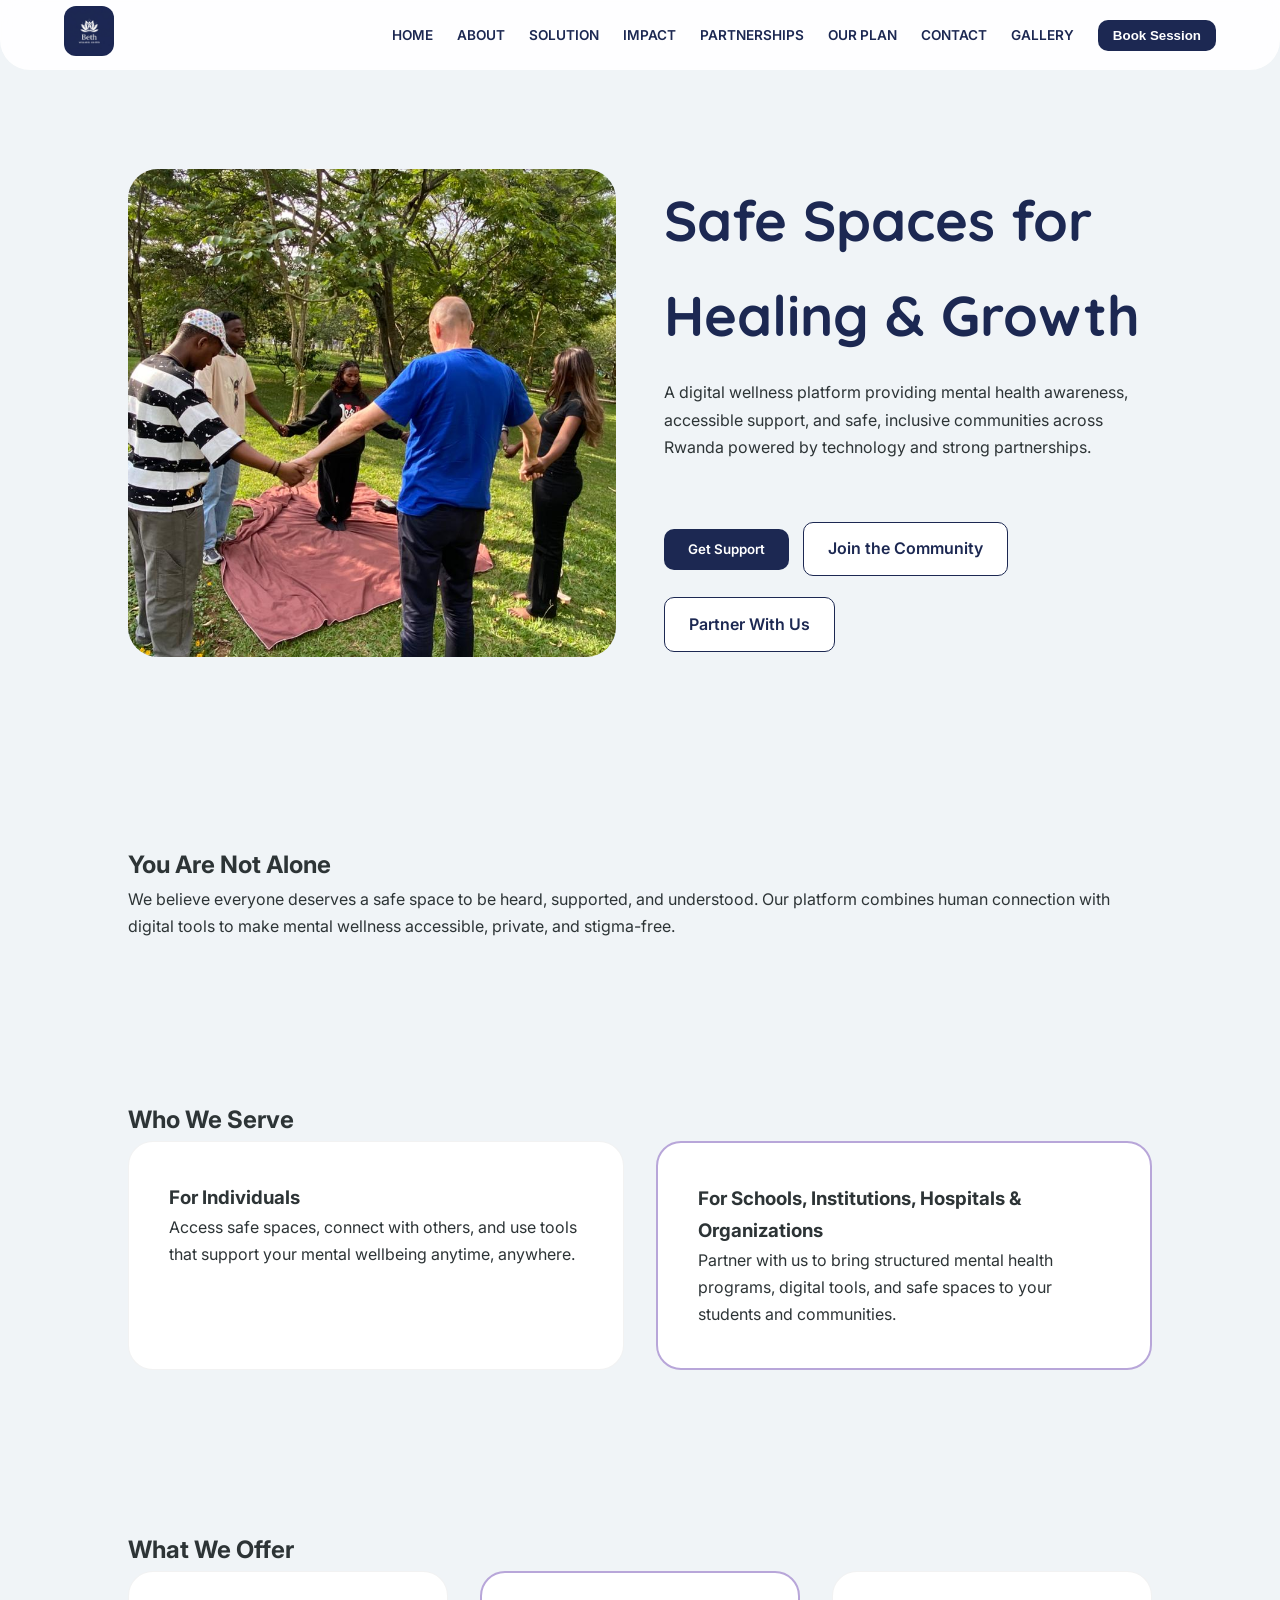
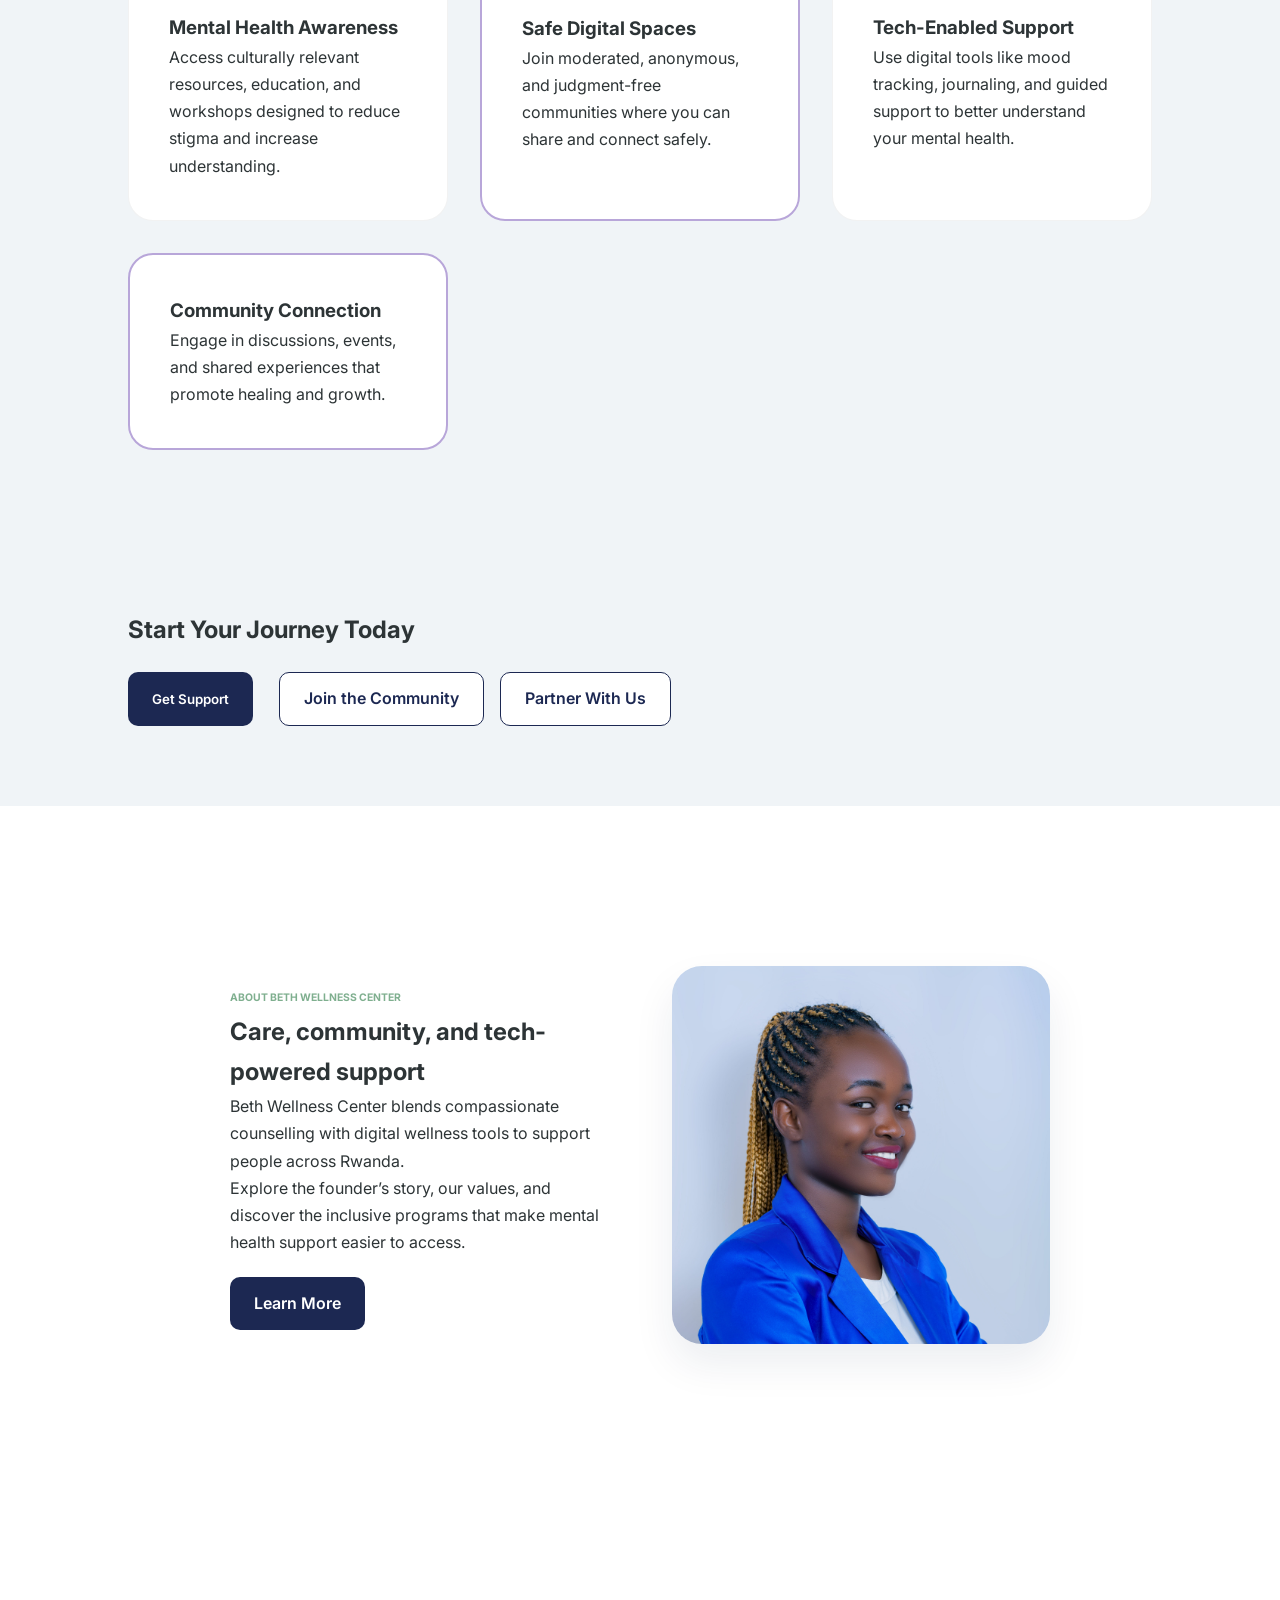
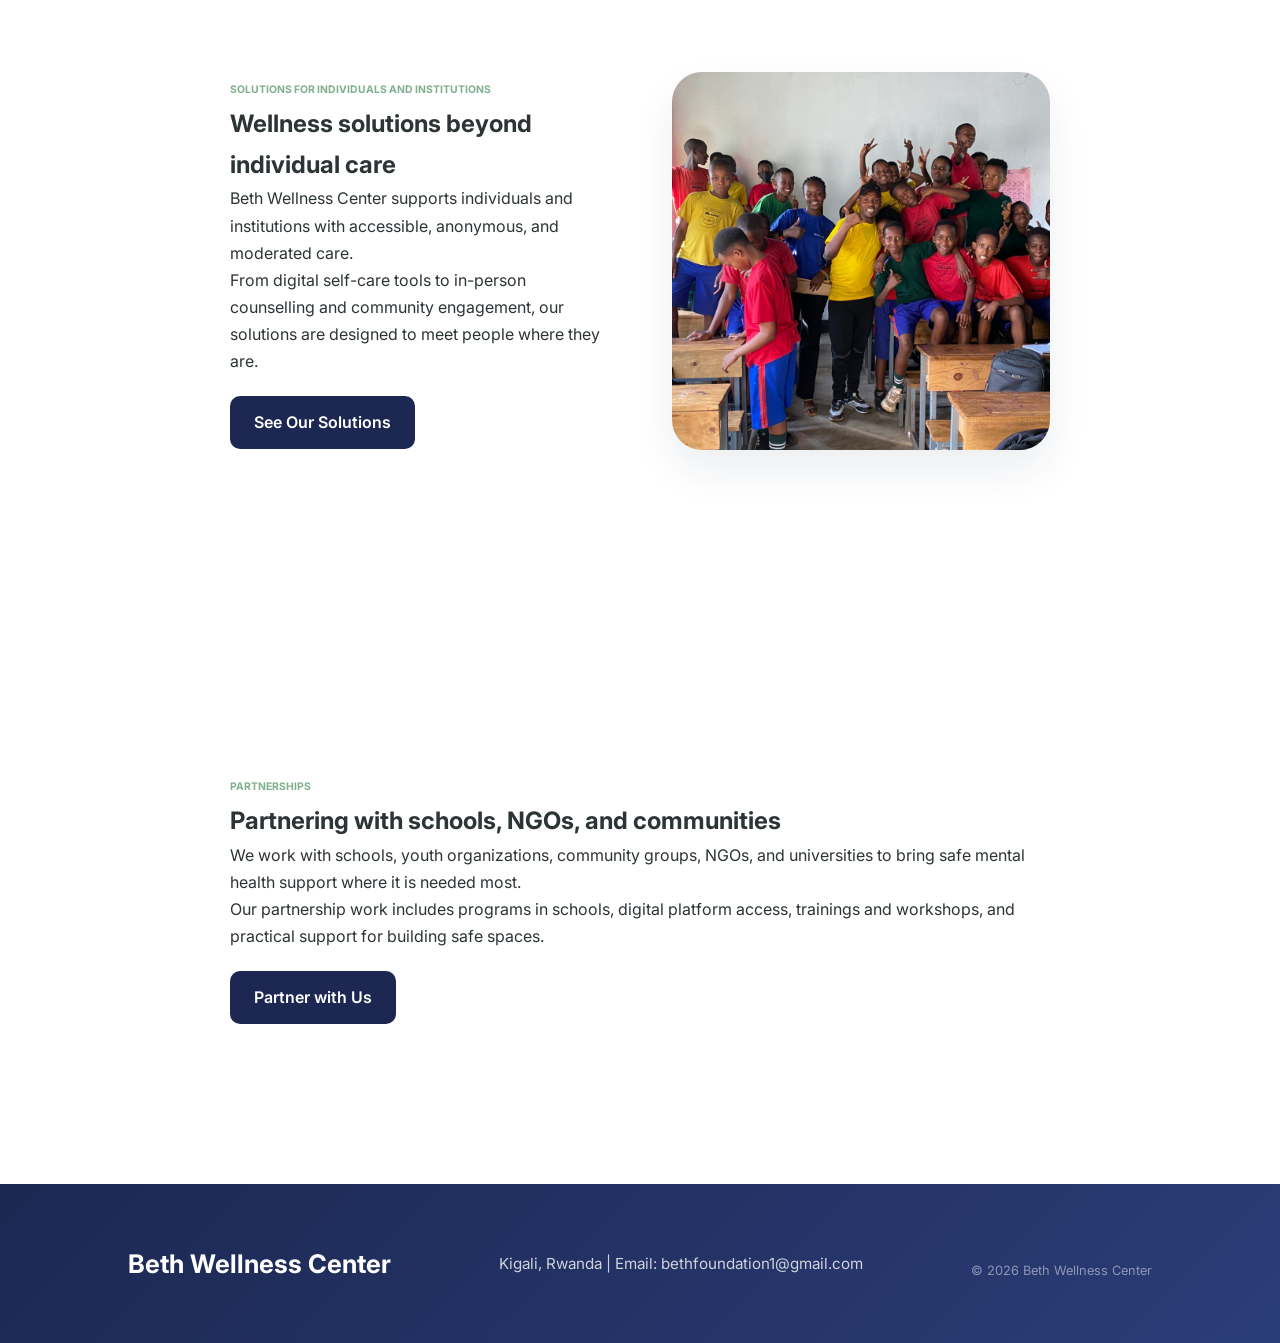
<file: index.html>
<!DOCTYPE html>
<html lang="en">
<head>
    <meta charset="UTF-8" />
    <meta name="viewport" content="width=device-width, initial-scale=1.0" />
    <title>Beth Wellness Center | Digital & Physical Wellness</title>
    <link rel="preconnect" href="https://fonts.googleapis.com">
    <link rel="preconnect" href="https://fonts.gstatic.com" crossorigin>
    <link href="https://fonts.googleapis.com/css2?family=Inter:wght@400;500;700&family=Quicksand:wght@500;700&display=swap" rel="stylesheet">
    <link rel="stylesheet" href="styles.css" />
</head>
<body>

<header>
    <nav class="navbar">
        <a href="#" class="logo"><img src="media/logo.png" alt="Logo" /></a>
        <div id="menu-toggle" class="menu-icon"><span></span><span></span><span></span></div>
        <ul class="nav-links" id="navLinks">
            <li><a href="index.html">Home</a></li>
            <li><a href="about.html">About</a></li>
            <li><a href="solutions.html">Solution</a></li>
            <li><a href="impact.html">Impact</a></li>
            <li><a href="partnerships.html">Partnerships</a></li>
            <li><a href="pricing.html">Our Plan</a></li>
            <li><a href="contact.html">Contact</a></li>
            <li><a href="gallery.html">Gallery</a></li>
            <li><button onclick="openBooking()" class="btn-nav">Book Session</button></li>
        </ul>
    </nav>
</header>

<section id="home" class="hero">
    <img src="media/circle-holdinghands.jpg" class="hero-bg" alt="Safe mental health community" />
    <div class="hero-content">
        <h1>Safe Spaces for Healing & Growth</h1>
        <p>A digital wellness platform providing mental health awareness, accessible support, and safe, inclusive communities across Rwanda powered by technology and strong partnerships.</p>
        <div class="hero-buttons">
            <button onclick="openBooking()" class="btn btn-primary">Get Support</button>
            <a href="contact.html" class="btn btn-secondary">Join the Community</a>
            <a href="contact.html" class="btn btn-secondary">Partner With Us</a>
        </div>
    </div>
</section>

<section class="page-section">
    <h2>You Are Not Alone</h2>
    <p>We believe everyone deserves a safe space to be heard, supported, and understood. Our platform combines human connection with digital tools to make mental wellness accessible, private, and stigma-free.</p>
</section>

<section class="page-section">
    <h2>Who We Serve</h2>
    <div class="page-grid">
        <div class="service-card">
            <h3>For Individuals</h3>
            <p>Access safe spaces, connect with others, and use tools that support your mental wellbeing anytime, anywhere.</p>
        </div>
        <div class="service-card premium">
            <h3>For Schools, Institutions, Hospitals & Organizations</h3>
            <p>Partner with us to bring structured mental health programs, digital tools, and safe spaces to your students and communities.</p>
        </div>
    </div>
</section>

<section class="page-section">
    <h2>What We Offer</h2>
    <div class="page-grid">
        <div class="service-card">
            <h3>Mental Health Awareness</h3>
            <p>Access culturally relevant resources, education, and workshops designed to reduce stigma and increase understanding.</p>
        </div>
        <div class="service-card premium">
            <h3>Safe Digital Spaces</h3>
            <p>Join moderated, anonymous, and judgment-free communities where you can share and connect safely.</p>
        </div>
        <div class="service-card">
            <h3>Tech-Enabled Support</h3>
            <p>Use digital tools like mood tracking, journaling, and guided support to better understand your mental health.</p>
        </div>
        <div class="service-card premium">
            <h3>Community Connection</h3>
            <p>Engage in discussions, events, and shared experiences that promote healing and growth.</p>
        </div>
    </div>
</section>

<section class="page-section">
    <h2>Start Your Journey Today</h2>
    <div class="button-row" style="display:flex;gap:1rem;flex-wrap:wrap;">
        <button onclick="openBooking()" class="btn btn-primary">Get Support</button>
        <a href="contact.html" class="btn btn-secondary">Join the Community</a>
        <a href="contact.html" class="btn btn-secondary">Partner With Us</a>
    </div>
</section>

<section class="homepage-preview">
    <div class="side-by-side-container reverse">
        <div class="image-content">
            <img src="media/founder-beth-awuor.jpeg" alt="Founder Beth Awuor" class="standard-img">
        </div>
        <div class="text-content">
            <span class="plan-label">About Beth Wellness Center</span>
            <h2>Care, community, and tech-powered support</h2>
            <p>Beth Wellness Center blends compassionate counselling with digital wellness tools to support people across Rwanda.</p>
            <p>Explore the founder’s story, our values, and discover the inclusive programs that make mental health support easier to access.</p>
            <a href="about.html" class="btn btn-primary">Learn More</a>
        </div>
    </div>
</section>

<section class="homepage-preview">
    <div class="side-by-side-container">
        <div class="text-content">
            <span class="plan-label">Solutions for Individuals and Institutions</span>
            <h2>Wellness solutions beyond individual care</h2>
            <p>Beth Wellness Center supports individuals and institutions with accessible, anonymous, and moderated care.</p>
            <p>From digital self-care tools to in-person counselling and community engagement, our solutions are designed to meet people where they are.</p>
            <a href="solutions.html" class="btn btn-primary">See Our Solutions</a>
        </div>
        <div class="image-content">
            <img src="media/school-program1.jpg" alt="Community wellness" class="standard-img">
        </div>
    </div>
</section>

<section class="homepage-preview homepage-preview--full">
    <div class="side-by-side-container">
        <div class="text-content">
            <span class="plan-label">Partnerships</span>
            <h2>Partnering with schools, NGOs, and communities</h2>
            <p>We work with schools, youth organizations, community groups, NGOs, and universities to bring safe mental health support where it is needed most.</p>
            <p>Our partnership work includes programs in schools, digital platform access, trainings and workshops, and practical support for building safe spaces.</p>
            <a href="partnerships.html" class="btn btn-primary">Partner with Us</a>
        </div>
    </div>
</section>

<div id="bookingChoiceModal" class="modal">
    <div class="modal-content">
        <span class="close" onclick="closeBooking()">&times;</span>
        <h2>Book Support</h2>
        <p>Choose whether you're booking as an individual or registering an institution.</p>
        <div class="button-row" style="display:flex;gap:1rem;flex-wrap:wrap;margin-top:1.5rem;">
            <button class="btn btn-primary" onclick="openIndividualBooking()">Book as Individual</button>
            <button class="btn btn-secondary" onclick="openRegister()">Register an Institution</button>
        </div>
    </div>
</div>

<div id="bookingModal" class="modal">
    <div class="modal-content">
        <span class="close" onclick="closeBooking()">&times;</span>
        <h2>Reserve Your Session</h2>
        <form id="bookingForm" class="booking-form" action="https://formspree.io/f/xgoprbdl" method="post">
            <label>Full Name</label>
            <input type="text" name="Name" placeholder="Your Name" required>
            
            <label>Session Setting</label>
            <select name="Type" id="locationType" onchange="updateServiceOptions()" required>
                <option value="" disabled selected>Select Setting</option>
                <option value="Digital">Digital (Online)</option>
                <option value="Physical">Physical (In-Person)</option>
            </select>

            <label>Select Service</label>
            <select name="Service" id="servType" required>
                <option value="" disabled selected>Select a setting first</option>
            </select>

            <div class="form-row">
                <div class="form-group"><label>Day</label><input type="date" name="Date" required></div>
                <div class="form-group"><label>Time</label><input type="time" name="Time" required></div>
            </div>
            <button type="submit" class="btn btn-primary" style="width:100%; margin-top:10px;">Book & Notify Beth</button>
        </form>
    </div>
</div>

<div id="registerModal" class="modal">
    <div class="modal-content">
        <span class="close" onclick="closeRegister()">&times;</span>
        <h2>Register Your Institution</h2>
        <form id="registerForm" class="booking-form" action="https://formspree.io/f/xgoprbdl" method="post">
            <label>Institution Name</label>
            <input type="text" name="Institution" placeholder="Institution Name" required>
            <label>Contact Person</label>
            <input type="text" name="Contact" placeholder="Your Name" required>
            <label>Email</label>
            <input type="email" name="Email" placeholder="Email Address" required>
            <label>Phone</label>
            <input type="tel" name="Phone" placeholder="Phone Number" required>
            <label>Institution Type</label>
            <select name="InstitutionType" required>
                <option value="" disabled selected>Select Type</option>
                <option value="School">School</option>
                <option value="Workplace">Workplace</option>
                <option value="Community Organization">Community Organization</option>
                <option value="Other">Other</option>
            </select>
            <label>Message</label>
            <textarea name="Message" rows="4" placeholder="Tell us about your institution and needs"></textarea>
            <button type="submit" class="btn btn-primary" style="width:100%; margin-top:10px;">Submit Registration</button>
        </form>
    </div>
</div>

<footer id="contact">
    <div class="container">
        <h2>Beth Wellness Center</h2>
        <p>Kigali, Rwanda | Email: bethfoundation1@gmail.com</p>
        <p style="margin-top:20px; opacity:0.6; font-size:0.8rem;">© 2026 Beth Wellness Center</p>
    </div>
</footer>

<script src="script.js"></script>
<script src="//code.tidio.co/zudrlunr48quyktf2ktafk9gp33xfilr.js" async></script>
</body>
</html>
</file>
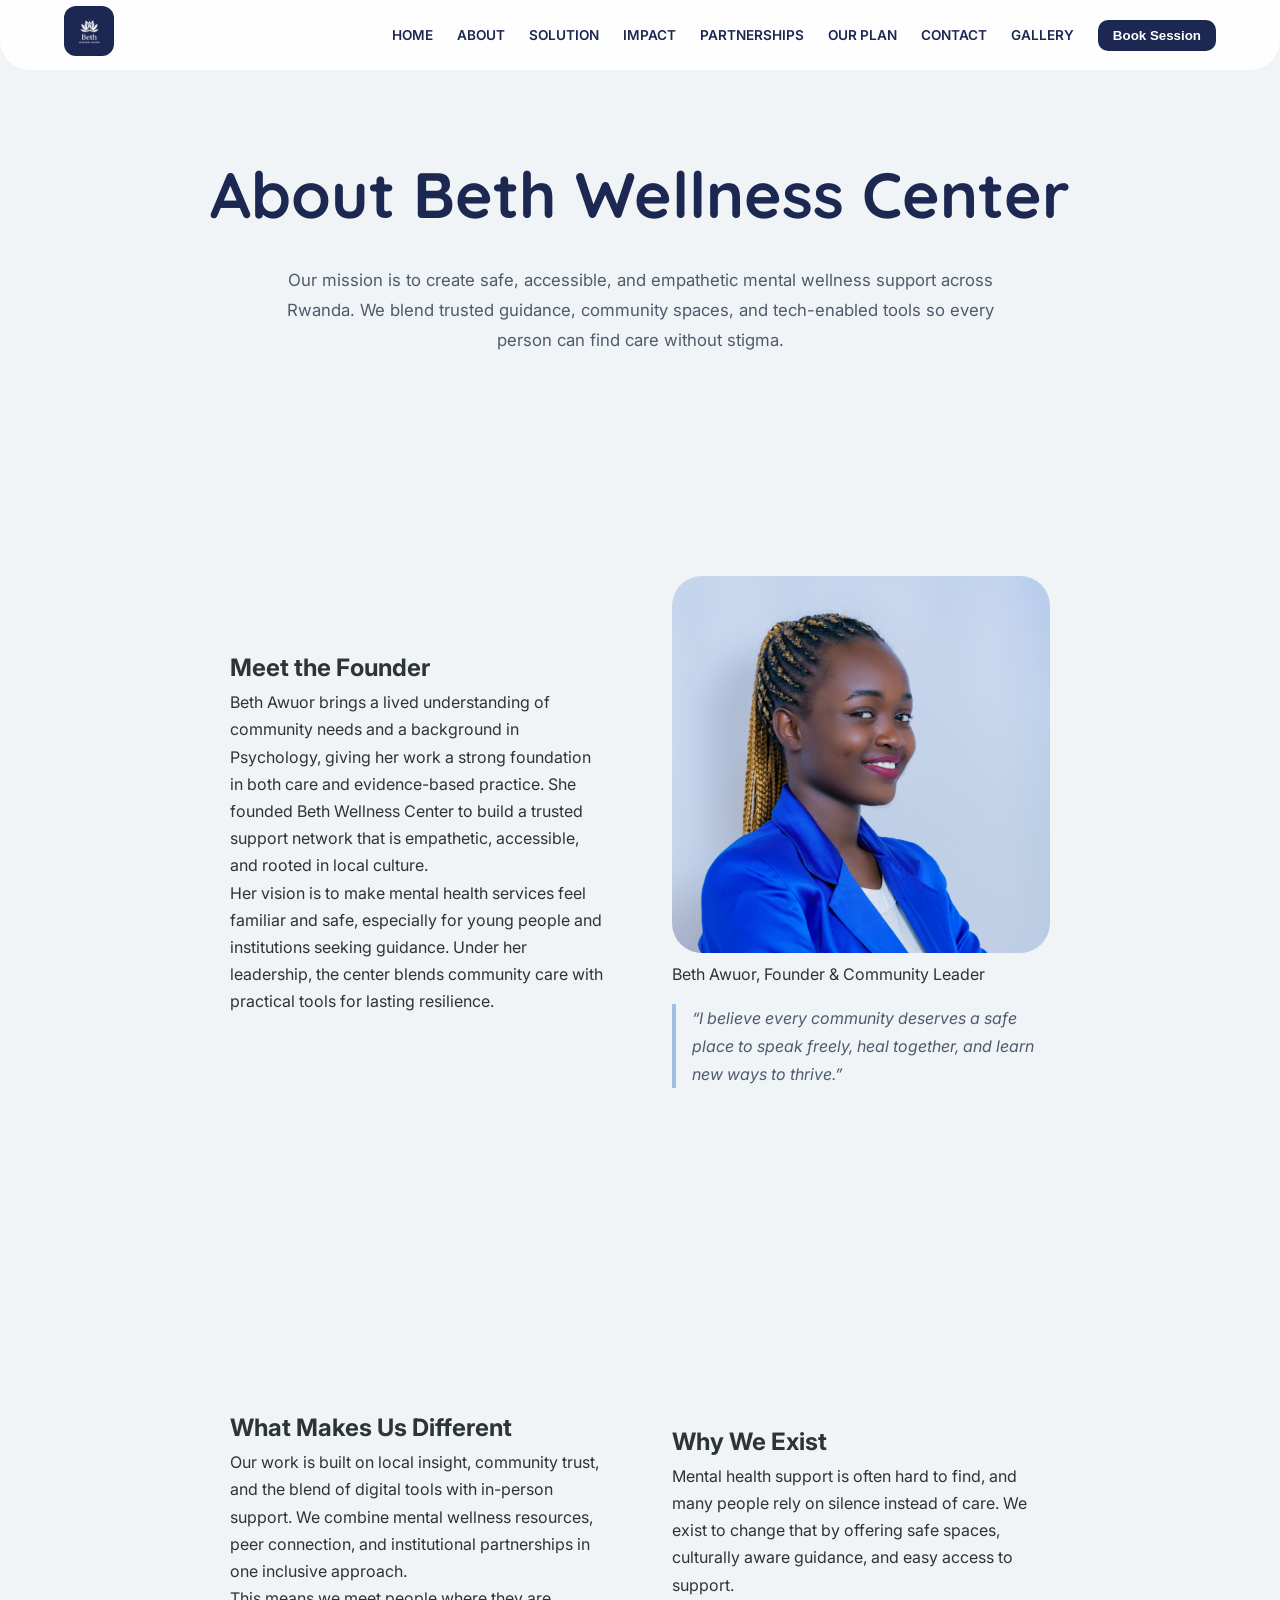
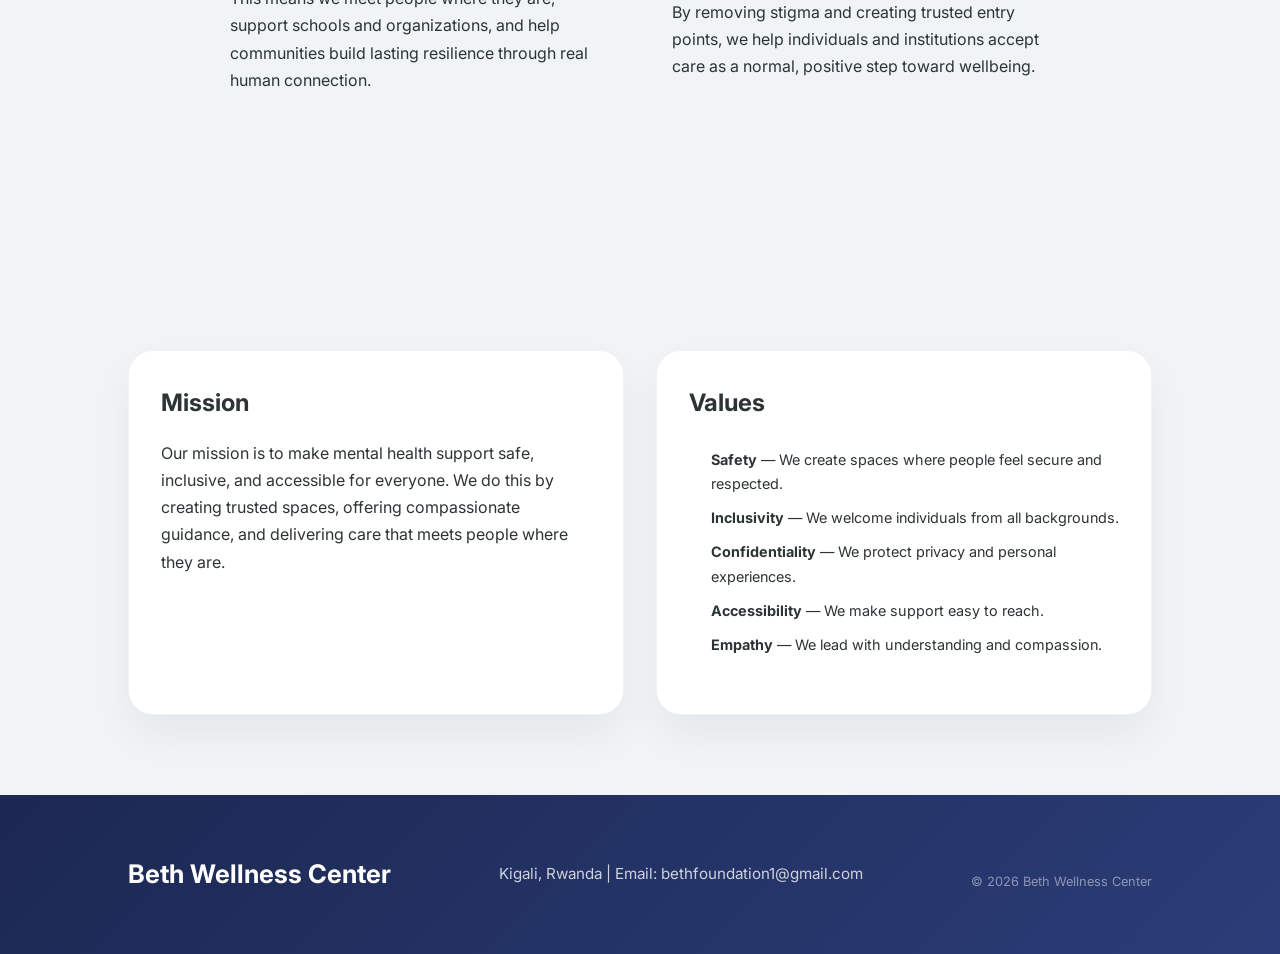
<file: about.html>
<!DOCTYPE html>
<html lang="en">
<head>
    <meta charset="UTF-8" />
    <meta name="viewport" content="width=device-width, initial-scale=1.0" />
    <title>About | Beth Wellness Center</title>
    <link rel="preconnect" href="https://fonts.googleapis.com">
    <link rel="preconnect" href="https://fonts.gstatic.com" crossorigin>
    <link href="https://fonts.googleapis.com/css2?family=Inter:wght@400;500;700&family=Quicksand:wght@500;700&display=swap" rel="stylesheet">
    <link rel="stylesheet" href="styles.css" />
</head>
<body>
<header>
    <nav class="navbar">
        <a href="index.html" class="logo"><img src="media/logo.png" alt="Logo" /></a>
        <div id="menu-toggle" class="menu-icon"><span></span><span></span><span></span></div>
        <ul class="nav-links" id="navLinks">
            <li><a href="index.html">Home</a></li>
            <li><a href="about.html">About</a></li>
            <li><a href="solutions.html">Solution</a></li>
            <li><a href="impact.html">Impact</a></li>
            <li><a href="partnerships.html">Partnerships</a></li>
            <li><a href="pricing.html">Our Plan</a></li>
            <li><a href="contact.html">Contact</a></li>
            <li><a href="gallery.html">Gallery</a></li>
            <li><button onclick="openBooking()" class="btn-nav">Book Session</button></li>
        </ul>
    </nav>
</header>
<main>
    <section class="page-hero">
        <h1>About Beth Wellness Center</h1>
        <p>Our mission is to create safe, accessible, and empathetic mental wellness support across Rwanda. We blend trusted guidance, community spaces, and tech-enabled tools so every person can find care without stigma.</p>
    </section>

    <section class="page-section">
        <div class="side-by-side-container">
            <div class="text-content">
                <h2>Meet the Founder</h2>
                <p>Beth Awuor brings a lived understanding of community needs and a background in Psychology, giving her work a strong foundation in both care and evidence-based practice. She founded Beth Wellness Center to build a trusted support network that is empathetic, accessible, and rooted in local culture.</p>
                <p>Her vision is to make mental health services feel familiar and safe, especially for young people and institutions seeking guidance. Under her leadership, the center blends community care with practical tools for lasting resilience.</p>
            </div>
            <figure class="image-content">
                <img src="media/founder-beth-awuor.jpeg" alt="Beth Awuor, the founder" class="standard-img">
                <figcaption>Beth Awuor, Founder & Community Leader</figcaption>
                <blockquote class="founder-quote">“I believe every community deserves a safe place to speak freely, heal together, and learn new ways to thrive.”</blockquote>
            </figure>
        </div>
    </section>

    <section class="page-section">
        <div class="side-by-side-container reverse">
            <div class="text-content">
                <h2>Why We Exist</h2>
                <p>Mental health support is often hard to find, and many people rely on silence instead of care. We exist to change that by offering safe spaces, culturally aware guidance, and easy access to support.</p>
                <p>By removing stigma and creating trusted entry points, we help individuals and institutions accept care as a normal, positive step toward wellbeing.</p>
            </div>
            <div class="text-content">
                <h2>What Makes Us Different</h2>
                <p>Our work is built on local insight, community trust, and the blend of digital tools with in-person support. We combine mental wellness resources, peer connection, and institutional partnerships in one inclusive approach.</p>
                <p>This means we meet people where they are, support schools and organizations, and help communities build lasting resilience through real human connection.</p>
            </div>
        </div>
    </section>

    <section class="page-section">
        <div class="card-group">
            <article class="info-card">
                <h2>Mission</h2>
                <p>Our mission is to make mental health support safe, inclusive, and accessible for everyone. We do this by creating trusted spaces, offering compassionate guidance, and delivering care that meets people where they are.</p>
            </article>
            <article class="info-card">
                <h2>Values</h2>
                <ul class="feature-list">
                    <li><strong>Safety</strong> — We create spaces where people feel secure and respected.</li>
                    <li><strong>Inclusivity</strong> — We welcome individuals from all backgrounds.</li>
                    <li><strong>Confidentiality</strong> — We protect privacy and personal experiences.</li>
                    <li><strong>Accessibility</strong> — We make support easy to reach.</li>
                    <li><strong>Empathy</strong> — We lead with understanding and compassion.</li>
                </ul>
            </article>
        </div>
    </section>
</main>

<div id="bookingChoiceModal" class="modal">
    <div class="modal-content">
        <span class="close" onclick="closeBooking()">&times;</span>
        <h2>Book Support</h2>
        <p>Choose whether you're booking as an individual or registering an institution.</p>
        <div class="button-row" style="display:flex;gap:1rem;flex-wrap:wrap;margin-top:1.5rem;">
            <button class="btn btn-primary" onclick="openIndividualBooking()">Book as Individual</button>
            <button class="btn btn-secondary" onclick="openRegister()">Register an Institution</button>
        </div>
    </div>
</div>

<div id="bookingModal" class="modal">
    <div class="modal-content">
        <span class="close" onclick="closeBooking()">&times;</span>
        <h2>Reserve Your Session</h2>
        <form id="bookingForm" class="booking-form" action="https://formspree.io/f/xgoprbdl" method="post">
            <label>Full Name</label>
            <input type="text" name="Name" placeholder="Your Name" required>
            <label>Session Setting</label>
            <select name="Type" id="locationType" onchange="updateServiceOptions()" required>
                <option value="" disabled selected>Select Setting</option>
                <option value="Digital">Digital (Online)</option>
                <option value="Physical">Physical (In-Person)</option>
            </select>
            <label>Select Service</label>
            <select name="Service" id="servType" required>
                <option value="" disabled selected>Select a setting first</option>
            </select>
            <div class="form-row">
                <div class="form-group"><label>Day</label><input type="date" name="Date" required></div>
                <div class="form-group"><label>Time</label><input type="time" name="Time" required></div>
            </div>
            <button type="submit" class="btn btn-primary" style="width:100%; margin-top:10px;">Book & Notify Beth</button>
        </form>
    </div>
</div>

<div id="registerModal" class="modal">
    <div class="modal-content">
        <span class="close" onclick="closeRegister()">&times;</span>
        <h2>Register Your Institution</h2>
        <form id="registerForm" class="booking-form" action="https://formspree.io/f/xgoprbdl" method="post">
            <label>Institution Name</label>
            <input type="text" name="Institution" placeholder="Institution Name" required>
            <label>Contact Person</label>
            <input type="text" name="Contact" placeholder="Your Name" required>
            <label>Email</label>
            <input type="email" name="Email" placeholder="Email Address" required>
            <label>Phone</label>
            <input type="tel" name="Phone" placeholder="Phone Number" required>
            <label>Institution Type</label>
            <select name="InstitutionType" required>
                <option value="" disabled selected>Select Type</option>
                <option value="School">School</option>
                <option value="Workplace">Workplace</option>
                <option value="Community Organization">Community Organization</option>
                <option value="Other">Other</option>
            </select>
            <label>Message</label>
            <textarea name="Message" rows="4" placeholder="Tell us about your institution and needs"></textarea>
            <button type="submit" class="btn btn-primary" style="width:100%; margin-top:10px;">Submit Registration</button>
        </form>
    </div>
</div>

<footer>
    <div class="container">
        <h2>Beth Wellness Center</h2>
        <p>Kigali, Rwanda | Email: bethfoundation1@gmail.com</p>
        <p style="margin-top:20px; opacity:0.6; font-size:0.8rem;">© 2026 Beth Wellness Center</p>
    </div>
</footer>

<script src="script.js"></script>    <script src="//code.tidio.co/zudrlunr48quyktf2ktafk9gp33xfilr.js" async></script></body>
</html>
</file>
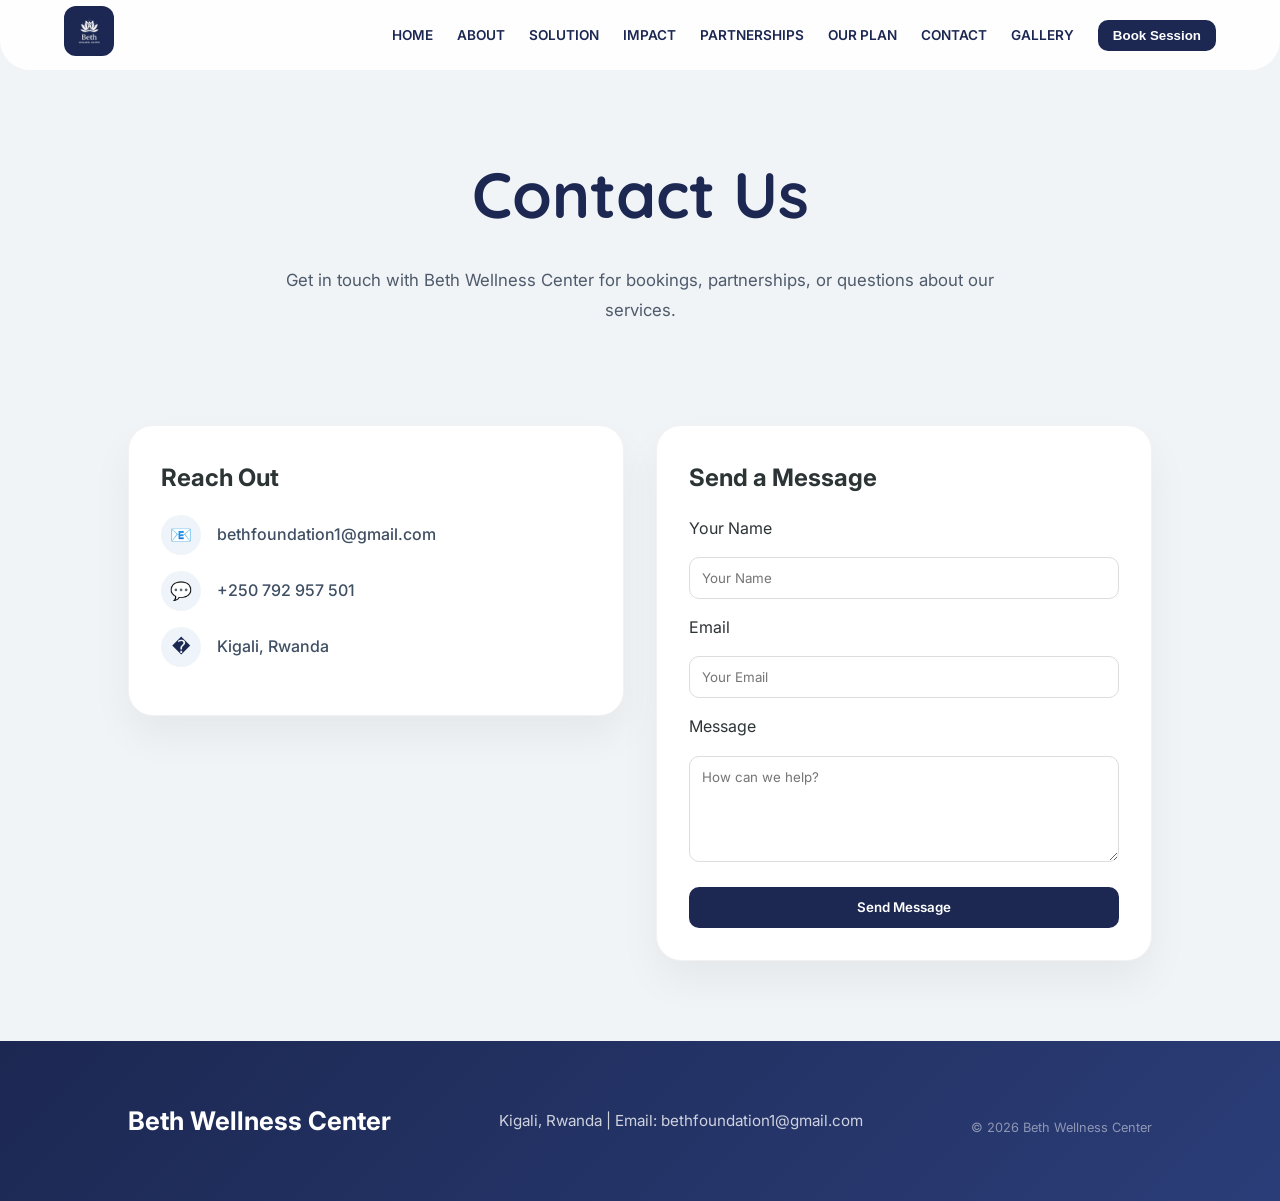
<file: contact.html>
<!DOCTYPE html>
<html lang="en">
<head>
    <meta charset="UTF-8" />
    <meta name="viewport" content="width=device-width, initial-scale=1.0" />
    <title>Contact | Beth Wellness Center</title>
    <link rel="preconnect" href="https://fonts.googleapis.com">
    <link rel="preconnect" href="https://fonts.gstatic.com" crossorigin>
    <link href="https://fonts.googleapis.com/css2?family=Inter:wght@400;500;700&family=Quicksand:wght@500;700&display=swap" rel="stylesheet">
    <link rel="stylesheet" href="styles.css" />
</head>
<body>
<header>
    <nav class="navbar">
        <a href="index.html" class="logo"><img src="media/logo.png" alt="Logo" /></a>
        <div id="menu-toggle" class="menu-icon"><span></span><span></span><span></span></div>
        <ul class="nav-links" id="navLinks">
            <li><a href="index.html">Home</a></li>
            <li><a href="about.html">About</a></li>
            <li><a href="solutions.html">Solution</a></li>
            <li><a href="impact.html">Impact</a></li>
            <li><a href="partnerships.html">Partnerships</a></li>
            <li><a href="pricing.html">Our Plan</a></li>
            <li><a href="contact.html">Contact</a></li>
            <li><a href="gallery.html">Gallery</a></li>
            <li><button onclick="openBooking()" class="btn-nav">Book Session</button></li>
        </ul>
    </nav>
</header>
<main>
    <section class="page-hero">
        <h1>Contact Us</h1>
        <p>Get in touch with Beth Wellness Center for bookings, partnerships, or questions about our services.</p>
    </section>

    <section class="page-section contact-section">
        <div class="contact-grid">
            <div class="contact-card">
                <h2>Reach Out</h2>
                <div class="contact-item">
                    <span class="contact-icon">📧</span>
                    <a href="mailto:bethfoundation1@gmail.com">bethfoundation1@gmail.com</a>
                </div>
                <div class="contact-item">
                    <span class="contact-icon">💬</span>
                    <a href="https://wa.me/250792957501" target="_blank" rel="noreferrer">+250 792 957 501</a>
                </div>
                <div class="contact-item">
                    <span class="contact-icon">�</span>
                    <span>Kigali, Rwanda</span>
                </div>
            </div>
            <div class="contact-card">
                <h2>Send a Message</h2>
                <form class="booking-form" action="https://formspree.io/f/xgoprbdl" method="post">
                    <label>Your Name</label>
                    <input type="text" name="Name" placeholder="Your Name" required>
                    <label>Email</label>
                    <input type="email" name="Email" placeholder="Your Email" required>
                    <label>Message</label>
                    <textarea name="Message" rows="5" placeholder="How can we help?" required></textarea>
                    <button type="submit" class="btn btn-primary" style="width:100%; margin-top:10px;">Send Message</button>
                </form>
            </div>
        </div>
    </section>
</main>

<div id="bookingChoiceModal" class="modal">
    <div class="modal-content">
        <span class="close" onclick="closeBooking()">&times;</span>
        <h2>Book Support</h2>
        <p>Choose whether you're booking as an individual or registering an institution.</p>
        <div class="button-row" style="display:flex;gap:1rem;flex-wrap:wrap;margin-top:1.5rem;">
            <button class="btn btn-primary" onclick="openIndividualBooking()">Book as Individual</button>
            <button class="btn btn-secondary" onclick="openRegister()">Register an Institution</button>
        </div>
    </div>
</div>

<div id="bookingModal" class="modal">
    <div class="modal-content">
        <span class="close" onclick="closeBooking()">&times;</span>
        <h2>Reserve Your Session</h2>
        <form id="bookingForm" class="booking-form" action="https://formspree.io/f/xgoprbdl" method="post">
            <label>Full Name</label>
            <input type="text" name="Name" placeholder="Your Name" required>
            <label>Session Setting</label>
            <select name="Type" id="locationType" onchange="updateServiceOptions()" required>
                <option value="" disabled selected>Select Setting</option>
                <option value="Digital">Digital (Online)</option>
                <option value="Physical">Physical (In-Person)</option>
            </select>
            <label>Select Service</label>
            <select name="Service" id="servType" required>
                <option value="" disabled selected>Select a setting first</option>
            </select>
            <div class="form-row">
                <div class="form-group"><label>Day</label><input type="date" name="Date" required></div>
                <div class="form-group"><label>Time</label><input type="time" name="Time" required></div>
            </div>
            <button type="submit" class="btn btn-primary" style="width:100%; margin-top:10px;">Book & Notify Beth</button>
        </form>
    </div>
</div>

<div id="registerModal" class="modal">
    <div class="modal-content">
        <span class="close" onclick="closeRegister()">&times;</span>
        <h2>Register Your Institution</h2>
        <form id="registerForm" class="booking-form" action="https://formspree.io/f/xgoprbdl" method="post">
            <label>Institution Name</label>
            <input type="text" name="Institution" placeholder="Institution Name" required>
            <label>Contact Person</label>
            <input type="text" name="Contact" placeholder="Your Name" required>
            <label>Email</label>
            <input type="email" name="Email" placeholder="Email Address" required>
            <label>Phone</label>
            <input type="tel" name="Phone" placeholder="Phone Number" required>
            <label>Institution Type</label>
            <select name="InstitutionType" required>
                <option value="" disabled selected>Select Type</option>
                <option value="School">School</option>
                <option value="Workplace">Workplace</option>
                <option value="Community Organization">Community Organization</option>
                <option value="Other">Other</option>
            </select>
            <label>Message</label>
            <textarea name="Message" rows="4" placeholder="Tell us about your institution and needs"></textarea>
            <button type="submit" class="btn btn-primary" style="width:100%; margin-top:10px;">Submit Registration</button>
        </form>
    </div>
</div>

<footer>
    <div class="container">
        <h2>Beth Wellness Center</h2>
        <p>Kigali, Rwanda | Email: bethfoundation1@gmail.com</p>
        <p style="margin-top:20px; opacity:0.6; font-size:0.8rem;">© 2026 Beth Wellness Center</p>
    </div>
</footer>

<script src="script.js"></script>    <script src="//code.tidio.co/zudrlunr48quyktf2ktafk9gp33xfilr.js" async></script></body>
</html>
</file>
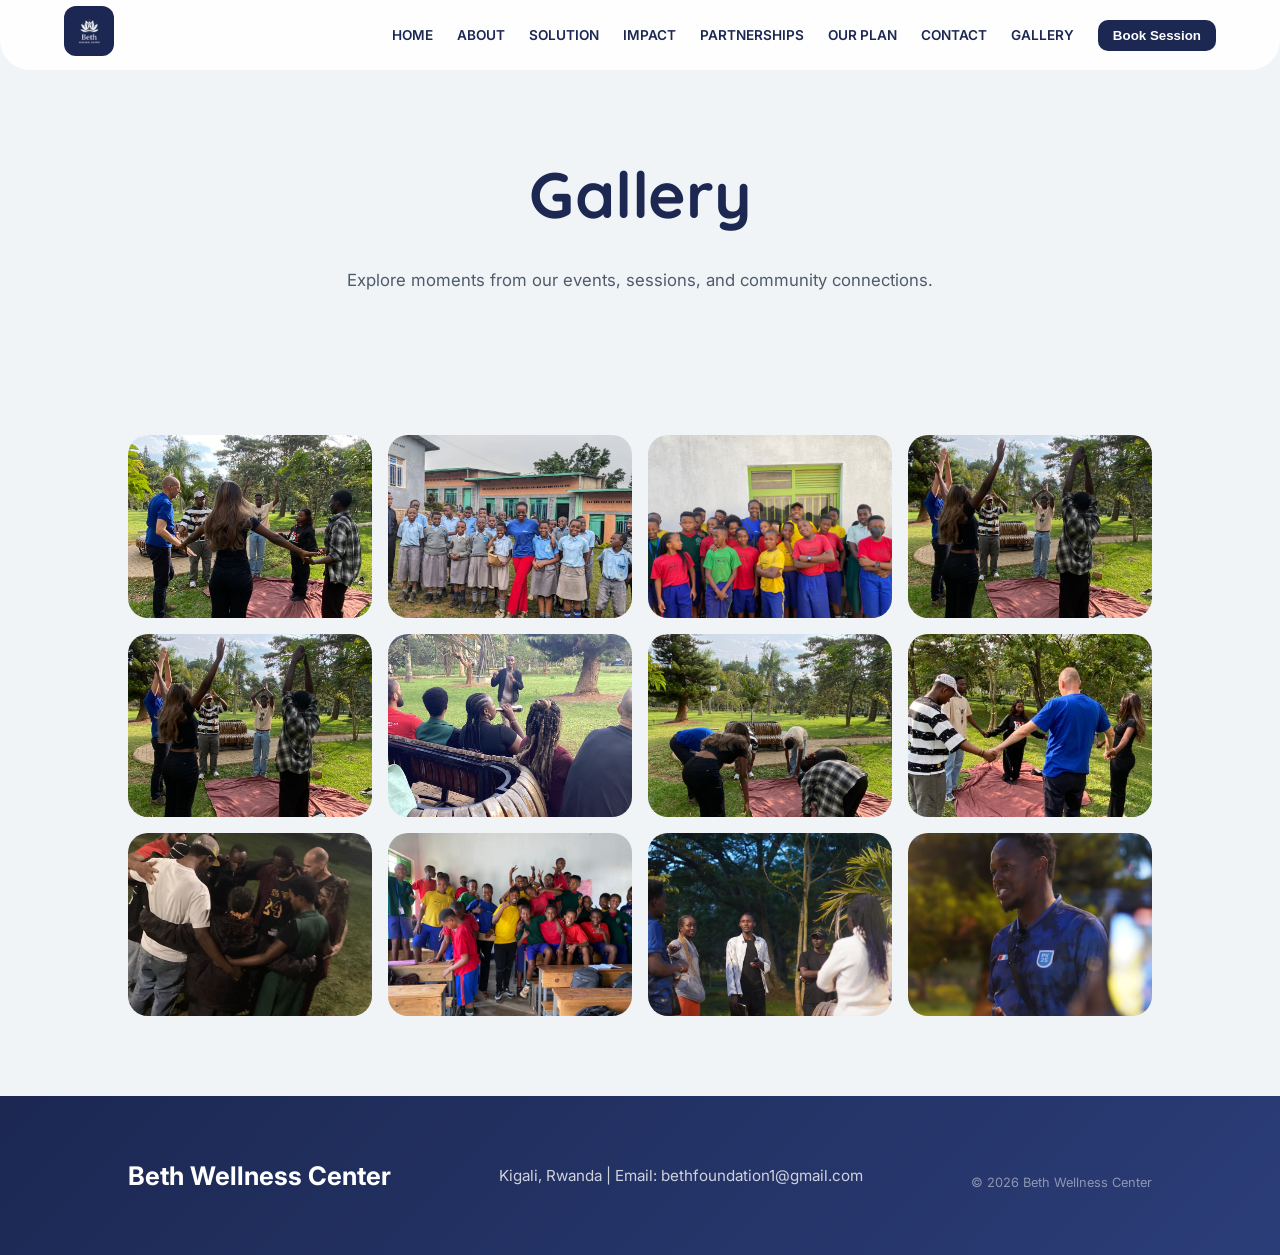
<file: gallery.html>
<!DOCTYPE html>
<html lang="en">
<head>
    <meta charset="UTF-8" />
    <meta name="viewport" content="width=device-width, initial-scale=1.0" />
    <title>Gallery | Beth Wellness Center</title>
    <link rel="preconnect" href="https://fonts.googleapis.com">
    <link rel="preconnect" href="https://fonts.gstatic.com" crossorigin>
    <link href="https://fonts.googleapis.com/css2?family=Inter:wght@400;500;700&family=Quicksand:wght@500;700&display=swap" rel="stylesheet">
    <link rel="stylesheet" href="styles.css" />
</head>
<body>
<header>
    <nav class="navbar">
        <a href="index.html" class="logo"><img src="media/logo.png" alt="Logo" /></a>
        <div id="menu-toggle" class="menu-icon"><span></span><span></span><span></span></div>
        <ul class="nav-links" id="navLinks">
            <li><a href="index.html">Home</a></li>
            <li><a href="about.html">About</a></li>
            <li><a href="solutions.html">Solution</a></li>
            <li><a href="impact.html">Impact</a></li>
            <li><a href="partnerships.html">Partnerships</a></li>
            <li><a href="pricing.html">Our Plan</a></li>
            <li><a href="contact.html">Contact</a></li>
            <li><a href="gallery.html">Gallery</a></li>
            <li><button onclick="openBooking()" class="btn-nav">Book Session</button></li>
        </ul>
    </nav>
</header>
<main>
    <section class="page-hero">
        <h1>Gallery</h1>
        <p>Explore moments from our events, sessions, and community connections.</p>
    </section>

    <section class="page-section">
        <div class="gallery-grid">
            <img src="media/circle-holdinghands4.jpg" alt="Wellness" />
            <img src="media/school-program4.jpg" alt="Community Gathering" />
            <img src="media/school-program2.jpg" alt="Fitness Session" />
            <img src="media/circle-raisinghand (3).jpg" alt="Founder Beth" />
            <img src="media/circle-raisinghand.jpg" alt="Yoga Session" />
            <img src="media/wellness-event-1.jpg" alt="Wellness Event" />
            <img src="media/circle-bending.jpg" alt="Circle Bending" />
            <img src="media/circle-holdinghands.jpg" alt="Group Holding Hands" />
            <img src="media/community-hug.jpg" alt="Community Hug" />
            <img src="media/school-program1.jpg" alt="School Program" />
            <img src="media/listening.jpg" alt="Listening Session" />
            <img src="media/speaking.jpg" alt="Community Speaking" />
        </div>
    </section>
</main>

<div id="bookingChoiceModal" class="modal">
    <div class="modal-content">
        <span class="close" onclick="closeBooking()">&times;</span>
        <h2>Book Support</h2>
        <p>Choose whether you're booking as an individual or registering an institution.</p>
        <div class="button-row" style="display:flex;gap:1rem;flex-wrap:wrap;margin-top:1.5rem;">
            <button class="btn btn-primary" onclick="openIndividualBooking()">Book as Individual</button>
            <button class="btn btn-secondary" onclick="openRegister()">Register an Institution</button>
        </div>
    </div>
</div>

<div id="bookingModal" class="modal">
    <div class="modal-content">
        <span class="close" onclick="closeBooking()">&times;</span>
        <h2>Reserve Your Session</h2>
        <form id="bookingForm" class="booking-form" action="https://formspree.io/f/xgoprbdl" method="post">
            <label>Full Name</label>
            <input type="text" name="Name" placeholder="Your Name" required>
            <label>Session Setting</label>
            <select name="Type" id="locationType" onchange="updateServiceOptions()" required>
                <option value="" disabled selected>Select Setting</option>
                <option value="Digital">Digital (Online)</option>
                <option value="Physical">Physical (In-Person)</option>
            </select>
            <label>Select Service</label>
            <select name="Service" id="servType" required>
                <option value="" disabled selected>Select a setting first</option>
            </select>
            <div class="form-row">
                <div class="form-group"><label>Day</label><input type="date" name="Date" required></div>
                <div class="form-group"><label>Time</label><input type="time" name="Time" required></div>
            </div>
            <button type="submit" class="btn btn-primary" style="width:100%; margin-top:10px;">Book & Notify Beth</button>
        </form>
    </div>
</div>

<div id="registerModal" class="modal">
    <div class="modal-content">
        <span class="close" onclick="closeRegister()">&times;</span>
        <h2>Register Your Institution</h2>
        <form id="registerForm" class="booking-form" action="https://formspree.io/f/xgoprbdl" method="post">
            <label>Institution Name</label>
            <input type="text" name="Institution" placeholder="Institution Name" required>
            <label>Contact Person</label>
            <input type="text" name="Contact" placeholder="Your Name" required>
            <label>Email</label>
            <input type="email" name="Email" placeholder="Email Address" required>
            <label>Phone</label>
            <input type="tel" name="Phone" placeholder="Phone Number" required>
            <label>Institution Type</label>
            <select name="InstitutionType" required>
                <option value="" disabled selected>Select Type</option>
                <option value="School">School</option>
                <option value="Workplace">Workplace</option>
                <option value="Community Organization">Community Organization</option>
                <option value="Other">Other</option>
            </select>
            <label>Message</label>
            <textarea name="Message" rows="4" placeholder="Tell us about your institution and needs"></textarea>
            <button type="submit" class="btn btn-primary" style="width:100%; margin-top:10px;">Submit Registration</button>
        </form>
    </div>
</div>

<footer>
    <div class="container">
        <h2>Beth Wellness Center</h2>
        <p>Kigali, Rwanda | Email: bethfoundation1@gmail.com</p>
        <p style="margin-top:20px; opacity:0.6; font-size:0.8rem;">© 2026 Beth Wellness Center</p>
    </div>
</footer>

<script src="script.js"></script>    <script src="//code.tidio.co/zudrlunr48quyktf2ktafk9gp33xfilr.js" async></script></body>
</html>
</file>
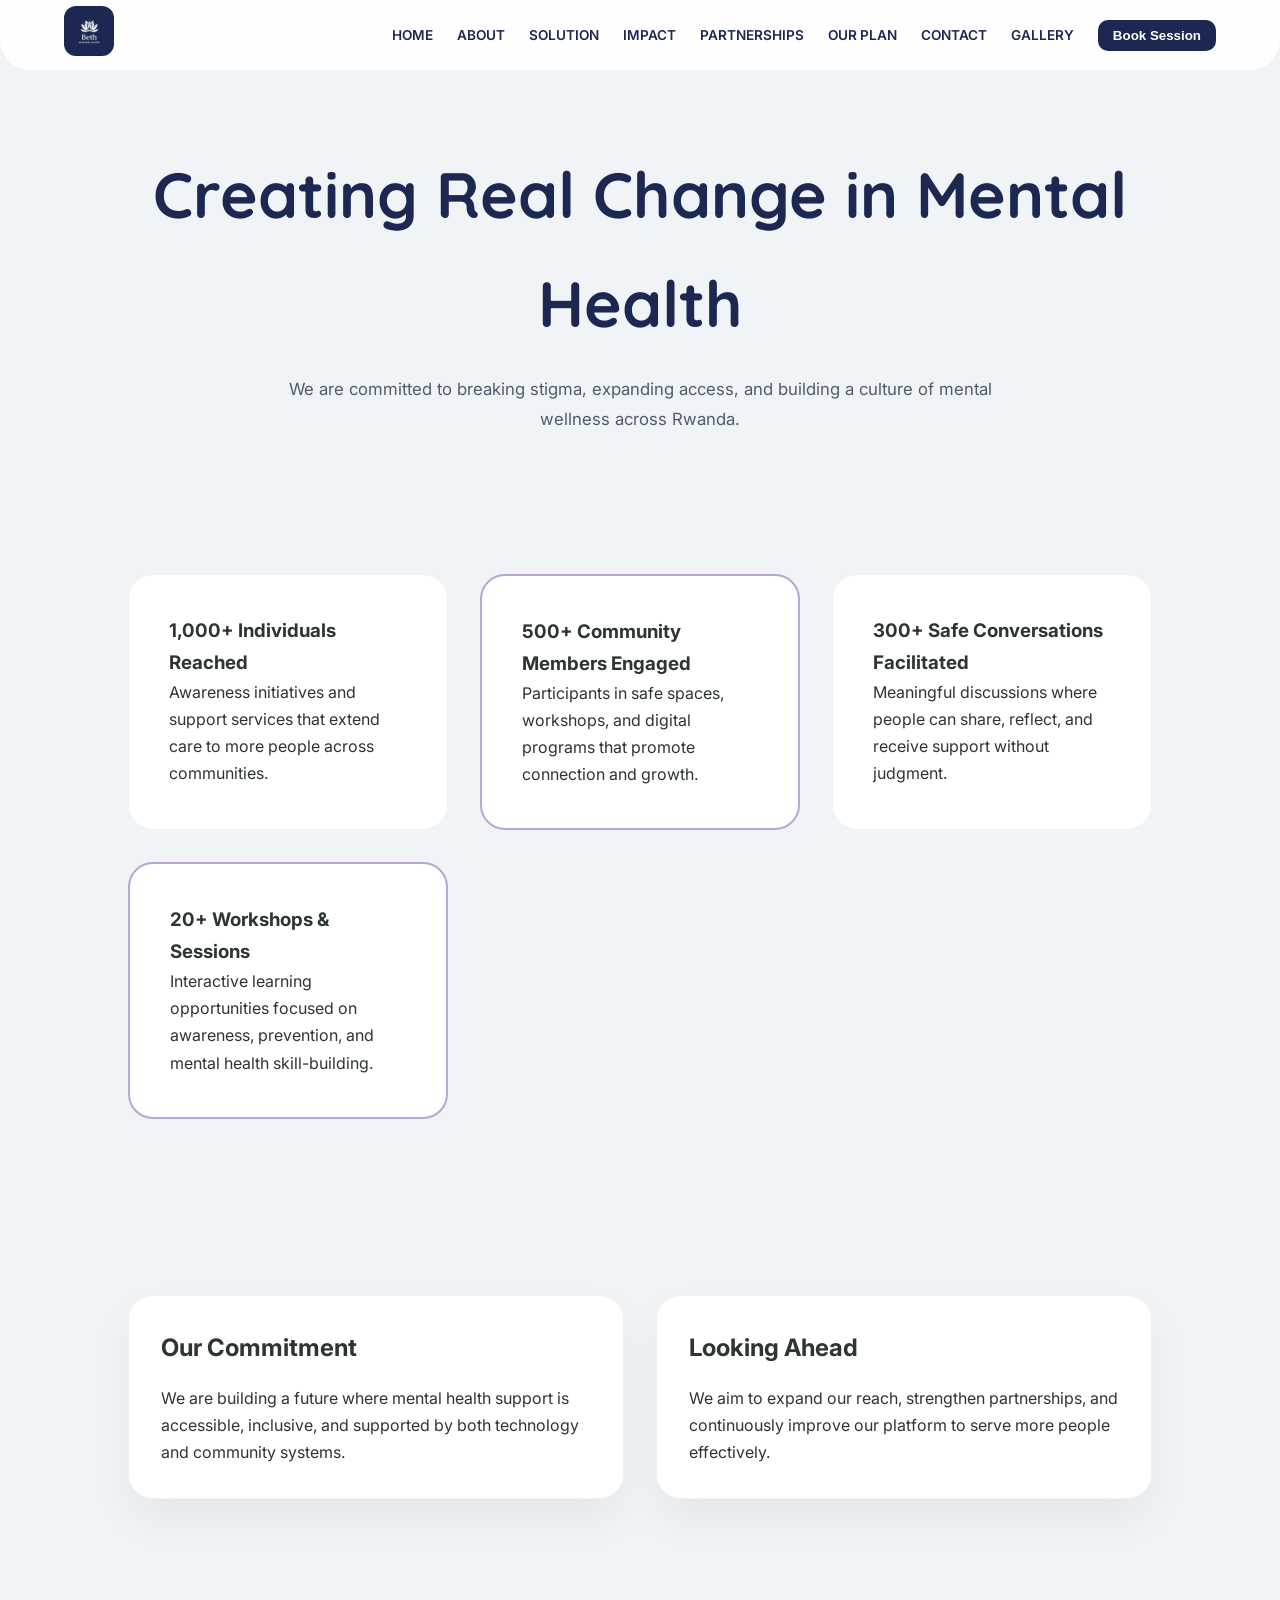
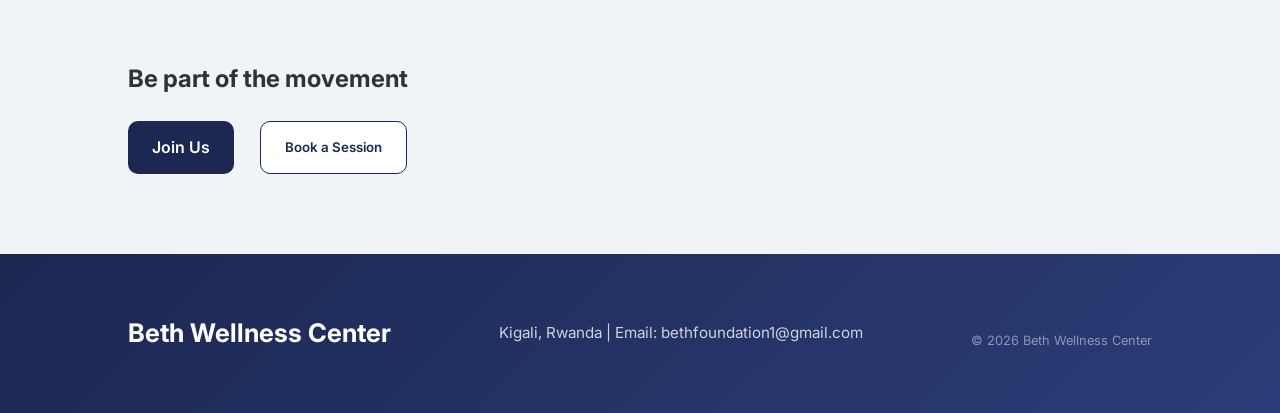
<file: impact.html>
<!DOCTYPE html>
<html lang="en">
<head>
    <meta charset="UTF-8" />
    <meta name="viewport" content="width=device-width, initial-scale=1.0" />
    <title>Impact | Beth Wellness Center</title>
    <link rel="preconnect" href="https://fonts.googleapis.com">
    <link rel="preconnect" href="https://fonts.gstatic.com" crossorigin>
    <link href="https://fonts.googleapis.com/css2?family=Inter:wght@400;500;700&family=Quicksand:wght@500;700&display=swap" rel="stylesheet">
    <link rel="stylesheet" href="styles.css" />
</head>
<body>
<header>
    <nav class="navbar">
        <a href="index.html" class="logo"><img src="media/logo.png" alt="Logo" /></a>
        <div id="menu-toggle" class="menu-icon"><span></span><span></span><span></span></div>
        <ul class="nav-links" id="navLinks">
            <li><a href="index.html">Home</a></li>
            <li><a href="about.html">About</a></li>
            <li><a href="solutions.html">Solution</a></li>
            <li><a href="impact.html">Impact</a></li>
            <li><a href="partnerships.html">Partnerships</a></li>
            <li><a href="pricing.html">Our Plan</a></li>
            <li><a href="contact.html">Contact</a></li>
            <li><a href="gallery.html">Gallery</a></li>
            <li><button onclick="openBooking()" class="btn-nav">Book Session</button></li>
        </ul>
    </nav>
</header>
<main>
    <section class="page-hero">
        <h1>Creating Real Change in Mental Health</h1>
        <p>We are committed to breaking stigma, expanding access, and building a culture of mental wellness across Rwanda.</p>
    </section>

    <section class="page-section">
        <div class="page-grid">
            <div class="service-card">
                <h3>1,000+ Individuals Reached</h3>
                <p>Awareness initiatives and support services that extend care to more people across communities.</p>
            </div>
            <div class="service-card premium">
                <h3>500+ Community Members Engaged</h3>
                <p>Participants in safe spaces, workshops, and digital programs that promote connection and growth.</p>
            </div>
            <div class="service-card">
                <h3>300+ Safe Conversations Facilitated</h3>
                <p>Meaningful discussions where people can share, reflect, and receive support without judgment.</p>
            </div>
            <div class="service-card premium">
                <h3>20+ Workshops & Sessions</h3>
                <p>Interactive learning opportunities focused on awareness, prevention, and mental health skill-building.</p>
            </div>
        </div>
    </section>

    <section class="page-section">
        <div class="card-group">
            <article class="info-card">
                <h2>Our Commitment</h2>
                <p>We are building a future where mental health support is accessible, inclusive, and supported by both technology and community systems.</p>
            </article>
            <article class="info-card">
                <h2>Looking Ahead</h2>
                <p>We aim to expand our reach, strengthen partnerships, and continuously improve our platform to serve more people effectively.</p>
            </article>
        </div>
    </section>

    <section class="page-section">
        <h2>Be part of the movement</h2>
        <div class="button-row" style="display:flex;gap:1rem;flex-wrap:wrap;">
            <a href="contact.html" class="btn btn-primary">Join Us</a>
            <button class="btn btn-secondary" onclick="openBooking()">Book a Session</button>
        </div>
    </section>
</main>

<div id="bookingChoiceModal" class="modal">
    <div class="modal-content">
        <span class="close" onclick="closeBooking()">&times;</span>
        <h2>Book Support</h2>
        <p>Choose whether you're booking as an individual or registering an institution.</p>
        <div class="button-row" style="display:flex;gap:1rem;flex-wrap:wrap;margin-top:1.5rem;">
            <button class="btn btn-primary" onclick="openIndividualBooking()">Book as Individual</button>
            <button class="btn btn-secondary" onclick="openRegister()">Register an Institution</button>
        </div>
    </div>
</div>

<div id="bookingModal" class="modal">
    <div class="modal-content">
        <span class="close" onclick="closeBooking()">&times;</span>
        <h2>Reserve Your Session</h2>
        <form id="bookingForm" class="booking-form" action="https://formspree.io/f/xgoprbdl" method="post">
            <label>Full Name</label>
            <input type="text" name="Name" placeholder="Your Name" required>
            <label>Session Setting</label>
            <select name="Type" id="locationType" onchange="updateServiceOptions()" required>
                <option value="" disabled selected>Select Setting</option>
                <option value="Digital">Digital (Online)</option>
                <option value="Physical">Physical (In-Person)</option>
            </select>
            <label>Select Service</label>
            <select name="Service" id="servType" required>
                <option value="" disabled selected>Select a setting first</option>
            </select>
            <div class="form-row">
                <div class="form-group"><label>Day</label><input type="date" name="Date" required></div>
                <div class="form-group"><label>Time</label><input type="time" name="Time" required></div>
            </div>
            <button type="submit" class="btn btn-primary" style="width:100%; margin-top:10px;">Book & Notify Beth</button>
        </form>
    </div>
</div>

<div id="registerModal" class="modal">
    <div class="modal-content">
        <span class="close" onclick="closeRegister()">&times;</span>
        <h2>Register Your Institution</h2>
        <form id="registerForm" class="booking-form" action="https://formspree.io/f/xgoprbdl" method="post">
            <label>Institution Name</label>
            <input type="text" name="Institution" placeholder="Institution Name" required>
            <label>Contact Person</label>
            <input type="text" name="Contact" placeholder="Your Name" required>
            <label>Email</label>
            <input type="email" name="Email" placeholder="Email Address" required>
            <label>Phone</label>
            <input type="tel" name="Phone" placeholder="Phone Number" required>
            <label>Institution Type</label>
            <select name="InstitutionType" required>
                <option value="" disabled selected>Select Type</option>
                <option value="School">School</option>
                <option value="Workplace">Workplace</option>
                <option value="Community Organization">Community Organization</option>
                <option value="Other">Other</option>
            </select>
            <label>Message</label>
            <textarea name="Message" rows="4" placeholder="Tell us about your institution and needs"></textarea>
            <button type="submit" class="btn btn-primary" style="width:100%; margin-top:10px;">Submit Registration</button>
        </form>
    </div>
</div>

<footer>
    <div class="container">
        <h2>Beth Wellness Center</h2>
        <p>Kigali, Rwanda | Email: bethfoundation1@gmail.com</p>
        <p style="margin-top:20px; opacity:0.6; font-size:0.8rem;">© 2026 Beth Wellness Center</p>
    </div>
</footer>

<script src="script.js"></script>    <script src="//code.tidio.co/zudrlunr48quyktf2ktafk9gp33xfilr.js" async></script></body>
</html>
</file>
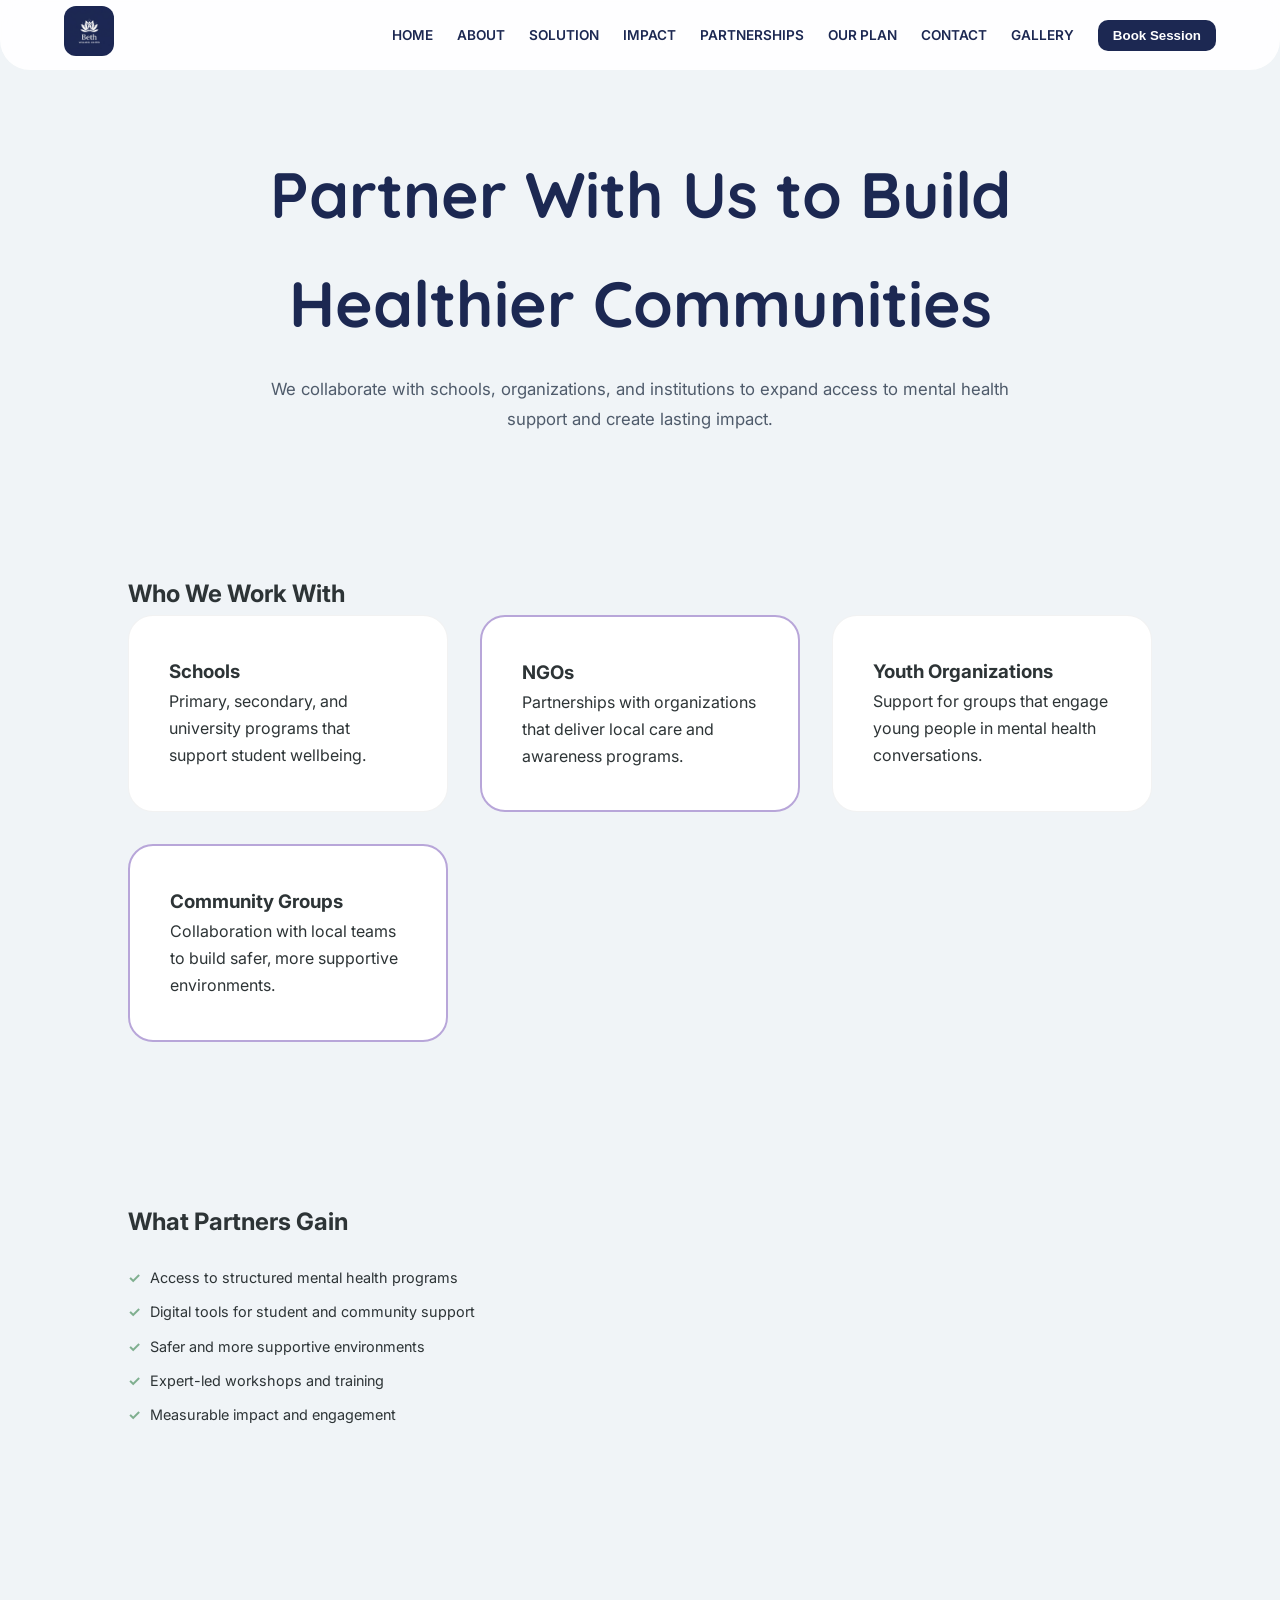
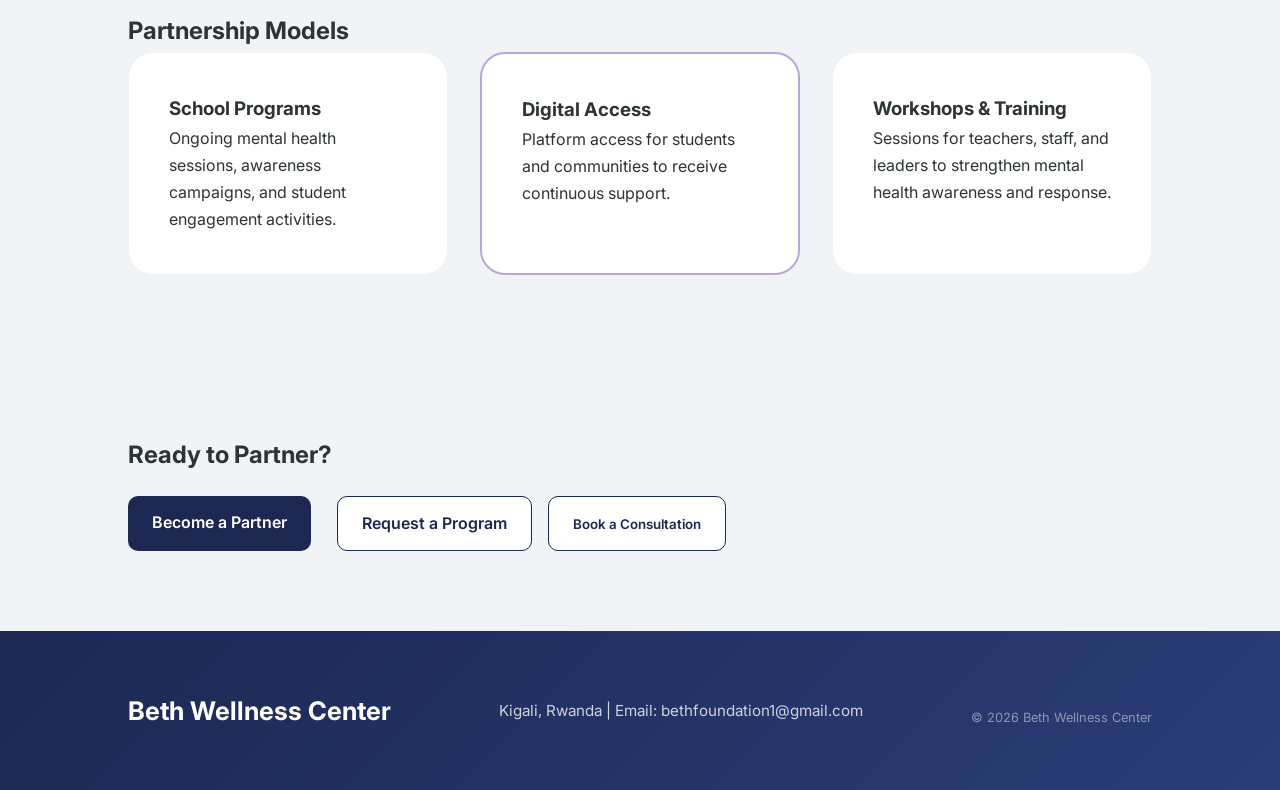
<file: partnerships.html>
<!DOCTYPE html>
<html lang="en">
<head>
    <meta charset="UTF-8" />
    <meta name="viewport" content="width=device-width, initial-scale=1.0" />
    <title>Partnerships | Beth Wellness Center</title>
    <link rel="preconnect" href="https://fonts.googleapis.com">
    <link rel="preconnect" href="https://fonts.gstatic.com" crossorigin>
    <link href="https://fonts.googleapis.com/css2?family=Inter:wght@400;500;700&family=Quicksand:wght@500;700&display=swap" rel="stylesheet">
    <link rel="stylesheet" href="styles.css" />
</head>
<body>
<header>
    <nav class="navbar">
        <a href="index.html" class="logo"><img src="media/logo.png" alt="Logo" /></a>
        <div id="menu-toggle" class="menu-icon"><span></span><span></span><span></span></div>
        <ul class="nav-links" id="navLinks">
            <li><a href="index.html">Home</a></li>
            <li><a href="about.html">About</a></li>
            <li><a href="solutions.html">Solution</a></li>
            <li><a href="impact.html">Impact</a></li>
            <li><a href="partnerships.html">Partnerships</a></li>
            <li><a href="pricing.html">Our Plan</a></li>
            <li><a href="contact.html">Contact</a></li>
            <li><a href="gallery.html">Gallery</a></li>
            <li><button onclick="openBooking()" class="btn-nav">Book Session</button></li>
        </ul>
    </nav>
</header>
<main>
    <section class="page-hero">
        <h1>Partner With Us to Build Healthier Communities</h1>
        <p>We collaborate with schools, organizations, and institutions to expand access to mental health support and create lasting impact.</p>
    </section>

    <section class="page-section">
        <h2>Who We Work With</h2>
        <div class="page-grid">
            <div class="service-card">
                <h3>Schools</h3>
                <p>Primary, secondary, and university programs that support student wellbeing.</p>
            </div>
            <div class="service-card premium">
                <h3>NGOs</h3>
                <p>Partnerships with organizations that deliver local care and awareness programs.</p>
            </div>
            <div class="service-card">
                <h3>Youth Organizations</h3>
                <p>Support for groups that engage young people in mental health conversations.</p>
            </div>
            <div class="service-card premium">
                <h3>Community Groups</h3>
                <p>Collaboration with local teams to build safer, more supportive environments.</p>
            </div>
        </div>
    </section>

    <section class="page-section">
        <h2>What Partners Gain</h2>
        <ul class="feature-list">
            <li class="tick">Access to structured mental health programs</li>
            <li class="tick">Digital tools for student and community support</li>
            <li class="tick">Safer and more supportive environments</li>
            <li class="tick">Expert-led workshops and training</li>
            <li class="tick">Measurable impact and engagement</li>
        </ul>
    </section>

    <section class="page-section">
        <h2>Partnership Models</h2>
        <div class="page-grid">
            <div class="service-card">
                <h3>School Programs</h3>
                <p>Ongoing mental health sessions, awareness campaigns, and student engagement activities.</p>
            </div>
            <div class="service-card premium">
                <h3>Digital Access</h3>
                <p>Platform access for students and communities to receive continuous support.</p>
            </div>
            <div class="service-card">
                <h3>Workshops & Training</h3>
                <p>Sessions for teachers, staff, and leaders to strengthen mental health awareness and response.</p>
            </div>
        </div>
    </section>

    <section class="page-section">
        <h2>Ready to Partner?</h2>
        <div class="button-row" style="display:flex;gap:1rem;flex-wrap:wrap;">
            <a href="contact.html" class="btn btn-primary">Become a Partner</a>
            <a href="contact.html" class="btn btn-secondary">Request a Program</a>
            <button class="btn btn-secondary" onclick="openBooking()">Book a Consultation</button>
        </div>
    </section>
</main>

<div id="bookingChoiceModal" class="modal">
    <div class="modal-content">
        <span class="close" onclick="closeBooking()">&times;</span>
        <h2>Book Support</h2>
        <p>Choose whether you're booking as an individual or registering an institution.</p>
        <div class="button-row" style="display:flex;gap:1rem;flex-wrap:wrap;margin-top:1.5rem;">
            <button class="btn btn-primary" onclick="openIndividualBooking()">Book as Individual</button>
            <button class="btn btn-secondary" onclick="openRegister()">Register an Institution</button>
        </div>
    </div>
</div>

<div id="bookingModal" class="modal">
    <div class="modal-content">
        <span class="close" onclick="closeBooking()">&times;</span>
        <h2>Reserve Your Session</h2>
        <form id="bookingForm" class="booking-form" action="https://formspree.io/f/xgoprbdl" method="post">
            <label>Full Name</label>
            <input type="text" name="Name" placeholder="Your Name" required>
            <label>Session Setting</label>
            <select name="Type" id="locationType" onchange="updateServiceOptions()" required>
                <option value="" disabled selected>Select Setting</option>
                <option value="Digital">Digital (Online)</option>
                <option value="Physical">Physical (In-Person)</option>
            </select>
            <label>Select Service</label>
            <select name="Service" id="servType" required>
                <option value="" disabled selected>Select a setting first</option>
            </select>
            <div class="form-row">
                <div class="form-group"><label>Day</label><input type="date" name="Date" required></div>
                <div class="form-group"><label>Time</label><input type="time" name="Time" required></div>
            </div>
            <button type="submit" class="btn btn-primary" style="width:100%; margin-top:10px;">Book & Notify Beth</button>
        </form>
    </div>
</div>

<div id="registerModal" class="modal">
    <div class="modal-content">
        <span class="close" onclick="closeRegister()">&times;</span>
        <h2>Register Your Institution</h2>
        <form id="registerForm" class="booking-form" action="https://formspree.io/f/xgoprbdl" method="post">
            <label>Institution Name</label>
            <input type="text" name="Institution" placeholder="Institution Name" required>
            <label>Contact Person</label>
            <input type="text" name="Contact" placeholder="Your Name" required>
            <label>Email</label>
            <input type="email" name="Email" placeholder="Email Address" required>
            <label>Phone</label>
            <input type="tel" name="Phone" placeholder="Phone Number" required>
            <label>Institution Type</label>
            <select name="InstitutionType" required>
                <option value="" disabled selected>Select Type</option>
                <option value="School">School</option>
                <option value="Workplace">Workplace</option>
                <option value="Community Organization">Community Organization</option>
                <option value="Other">Other</option>
            </select>
            <label>Message</label>
            <textarea name="Message" rows="4" placeholder="Tell us about your institution and needs"></textarea>
            <button type="submit" class="btn btn-primary" style="width:100%; margin-top:10px;">Submit Registration</button>
        </form>
    </div>
</div>

<footer>
    <div class="container">
        <h2>Beth Wellness Center</h2>
        <p>Kigali, Rwanda | Email: bethfoundation1@gmail.com</p>
        <p style="margin-top:20px; opacity:0.6; font-size:0.8rem;">© 2026 Beth Wellness Center</p>
    </div>
</footer>

<script src="script.js"></script>    <script src="//code.tidio.co/zudrlunr48quyktf2ktafk9gp33xfilr.js" async></script></body>
</html>
</file>
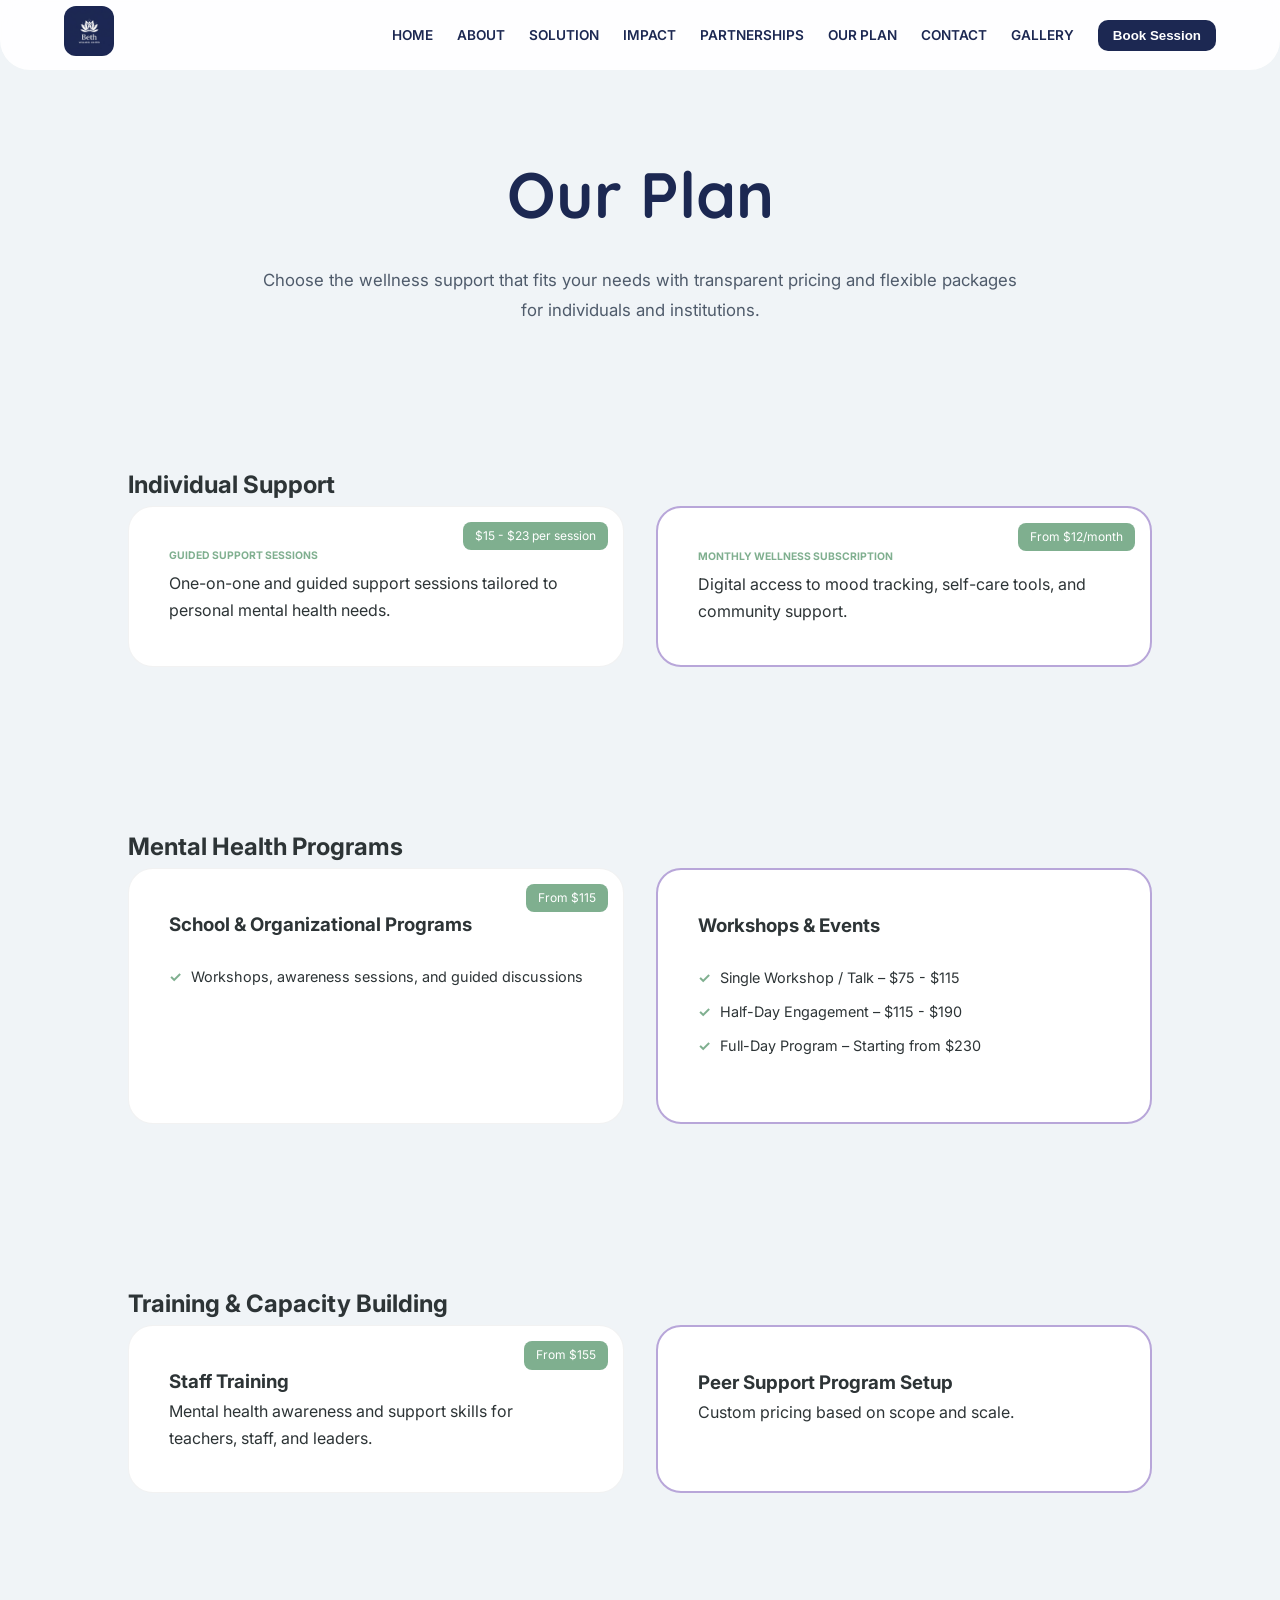
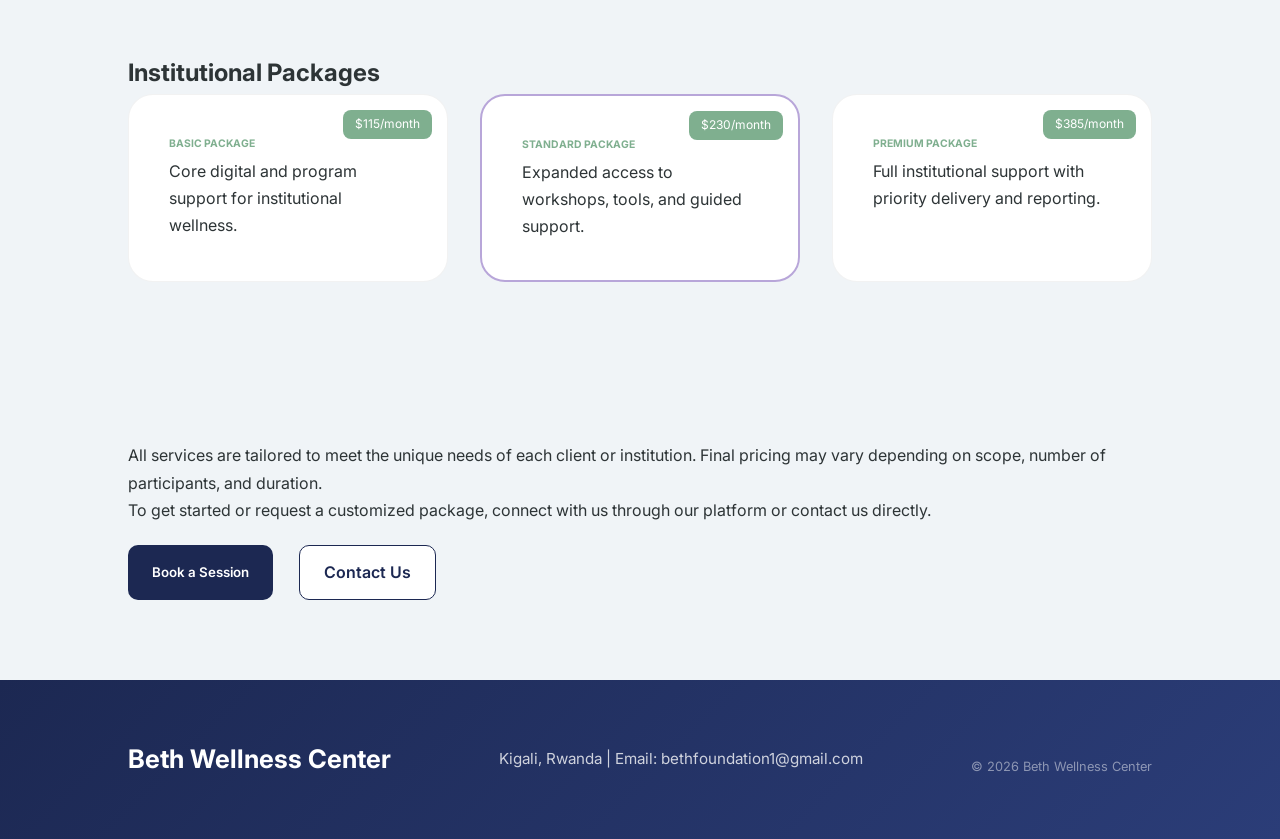
<file: pricing.html>
<!DOCTYPE html>
<html lang="en">
<head>
    <meta charset="UTF-8" />
    <meta name="viewport" content="width=device-width, initial-scale=1.0" />
    <title>Our Plan | Beth Wellness Center</title>
    <link rel="preconnect" href="https://fonts.googleapis.com">
    <link rel="preconnect" href="https://fonts.gstatic.com" crossorigin>
    <link href="https://fonts.googleapis.com/css2?family=Inter:wght@400;500;700&family=Quicksand:wght@500;700&display=swap" rel="stylesheet">
    <link rel="stylesheet" href="styles.css" />
</head>
<body>
<header>
    <nav class="navbar">
        <a href="index.html" class="logo"><img src="media/logo.png" alt="Logo" /></a>
        <div id="menu-toggle" class="menu-icon"><span></span><span></span><span></span></div>
        <ul class="nav-links" id="navLinks">
            <li><a href="index.html">Home</a></li>
            <li><a href="about.html">About</a></li>
            <li><a href="solutions.html">Solution</a></li>
            <li><a href="impact.html">Impact</a></li>
            <li><a href="partnerships.html">Partnerships</a></li>
            <li><a href="pricing.html">Our Plan</a></li>
            <li><a href="contact.html">Contact</a></li>
            <li><a href="gallery.html">Gallery</a></li>
            <li><button onclick="openBooking()" class="btn-nav">Book Session</button></li>
        </ul>
    </nav>
</header>
<main>
    <section class="page-hero">
        <h1>Our Plan</h1>
        <p>Choose the wellness support that fits your needs with transparent pricing and flexible packages for individuals and institutions.</p>
    </section>

    <section class="page-section">
        <h2>Individual Support</h2>
        <div class="page-grid">
            <div class="service-card">
                <span class="plan-label">Guided Support Sessions</span>
                <span class="price-tag">$15 - $23 per session</span>
                <p>One-on-one and guided support sessions tailored to personal mental health needs.</p>
            </div>
            <div class="service-card premium">
                <span class="plan-label">Monthly Wellness Subscription</span>
                <span class="price-tag">From $12/month</span>
                <p>Digital access to mood tracking, self-care tools, and community support.</p>
            </div>
        </div>
    </section>

    <section class="page-section">
        <h2>Mental Health Programs</h2>
        <div class="page-grid">
            <div class="service-card">
                <h3>School & Organizational Programs</h3>
                <span class="price-tag">From $115</span>
                <ul class="feature-list">
                    <li class="tick">Workshops, awareness sessions, and guided discussions</li>
                </ul>
            </div>
            <div class="service-card premium">
                <h3>Workshops & Events</h3>
                <ul class="feature-list">
                    <li class="tick">Single Workshop / Talk – $75 - $115</li>
                    <li class="tick">Half-Day Engagement – $115 - $190</li>
                    <li class="tick">Full-Day Program – Starting from $230</li>
                </ul>
            </div>
        </div>
    </section>

    <section class="page-section">
        <h2>Training & Capacity Building</h2>
        <div class="page-grid">
            <div class="service-card">
                <h3>Staff Training</h3>
                <span class="price-tag">From $155</span>
                <p>Mental health awareness and support skills for teachers, staff, and leaders.</p>
            </div>
            <div class="service-card premium">
                <h3>Peer Support Program Setup</h3>
                <p>Custom pricing based on scope and scale.</p>
            </div>
        </div>
    </section>

    <section class="page-section">
        <h2>Institutional Packages</h2>
        <div class="page-grid">
            <div class="service-card">
                <span class="plan-label">Basic Package</span>
                <span class="price-tag">$115/month</span>
                <p>Core digital and program support for institutional wellness.</p>
            </div>
            <div class="service-card premium">
                <span class="plan-label">Standard Package</span>
                <span class="price-tag">$230/month</span>
                <p>Expanded access to workshops, tools, and guided support.</p>
            </div>
            <div class="service-card">
                <span class="plan-label">Premium Package</span>
                <span class="price-tag">$385/month</span>
                <p>Full institutional support with priority delivery and reporting.</p>
            </div>
        </div>
    </section>

    <section class="page-section">
        <p>All services are tailored to meet the unique needs of each client or institution. Final pricing may vary depending on scope, number of participants, and duration.</p>
        <p>To get started or request a customized package, connect with us through our platform or contact us directly.</p>
        <div class="button-row" style="display:flex;gap:1rem;flex-wrap:wrap;">
            <button class="btn btn-primary" onclick="openBooking()">Book a Session</button>
            <a href="contact.html" class="btn btn-secondary">Contact Us</a>
        </div>
    </section>
</main>

<div id="bookingChoiceModal" class="modal">
    <div class="modal-content">
        <span class="close" onclick="closeBooking()">&times;</span>
        <h2>Book Support</h2>
        <p>Choose whether you're booking as an individual or registering an institution.</p>
        <div class="button-row" style="display:flex;gap:1rem;flex-wrap:wrap;margin-top:1.5rem;">
            <button class="btn btn-primary" onclick="openIndividualBooking()">Book as Individual</button>
            <button class="btn btn-secondary" onclick="openRegister()">Register an Institution</button>
        </div>
    </div>
</div>

<div id="bookingModal" class="modal">
    <div class="modal-content">
        <span class="close" onclick="closeBooking()">&times;</span>
        <h2>Reserve Your Session</h2>
        <form id="bookingForm" class="booking-form" action="https://formspree.io/f/xgoprbdl" method="post">
            <label>Full Name</label>
            <input type="text" name="Name" placeholder="Your Name" required>
            <label>Session Setting</label>
            <select name="Type" id="locationType" onchange="updateServiceOptions()" required>
                <option value="" disabled selected>Select Setting</option>
                <option value="Digital">Digital (Online)</option>
                <option value="Physical">Physical (In-Person)</option>
            </select>
            <label>Select Service</label>
            <select name="Service" id="servType" required>
                <option value="" disabled selected>Select a setting first</option>
            </select>
            <div class="form-row">
                <div class="form-group"><label>Day</label><input type="date" name="Date" required></div>
                <div class="form-group"><label>Time</label><input type="time" name="Time" required></div>
            </div>
            <button type="submit" class="btn btn-primary" style="width:100%; margin-top:10px;">Book & Notify Beth</button>
        </form>
    </div>
</div>

<div id="registerModal" class="modal">
    <div class="modal-content">
        <span class="close" onclick="closeRegister()">&times;</span>
        <h2>Register Your Institution</h2>
        <form id="registerForm" class="booking-form" action="https://formspree.io/f/xgoprbdl" method="post">
            <label>Institution Name</label>
            <input type="text" name="Institution" placeholder="Institution Name" required>
            <label>Contact Person</label>
            <input type="text" name="Contact" placeholder="Your Name" required>
            <label>Email</label>
            <input type="email" name="Email" placeholder="Email Address" required>
            <label>Phone</label>
            <input type="tel" name="Phone" placeholder="Phone Number" required>
            <label>Institution Type</label>
            <select name="InstitutionType" required>
                <option value="" disabled selected>Select Type</option>
                <option value="School">School</option>
                <option value="Workplace">Workplace</option>
                <option value="Community Organization">Community Organization</option>
                <option value="Other">Other</option>
            </select>
            <label>Message</label>
            <textarea name="Message" rows="4" placeholder="Tell us about your institution and needs"></textarea>
            <button type="submit" class="btn btn-primary" style="width:100%; margin-top:10px;">Submit Registration</button>
        </form>
    </div>
</div>

<footer>
    <div class="container">
        <h2>Beth Wellness Center</h2>
        <p>Kigali, Rwanda | Email: bethfoundation1@gmail.com</p>
        <p style="margin-top:20px; opacity:0.6; font-size:0.8rem;">© 2026 Beth Wellness Center</p>
    </div>
</footer>

<script src="script.js"></script>    <script src="//code.tidio.co/zudrlunr48quyktf2ktafk9gp33xfilr.js" async></script></body>
</html>
</file>
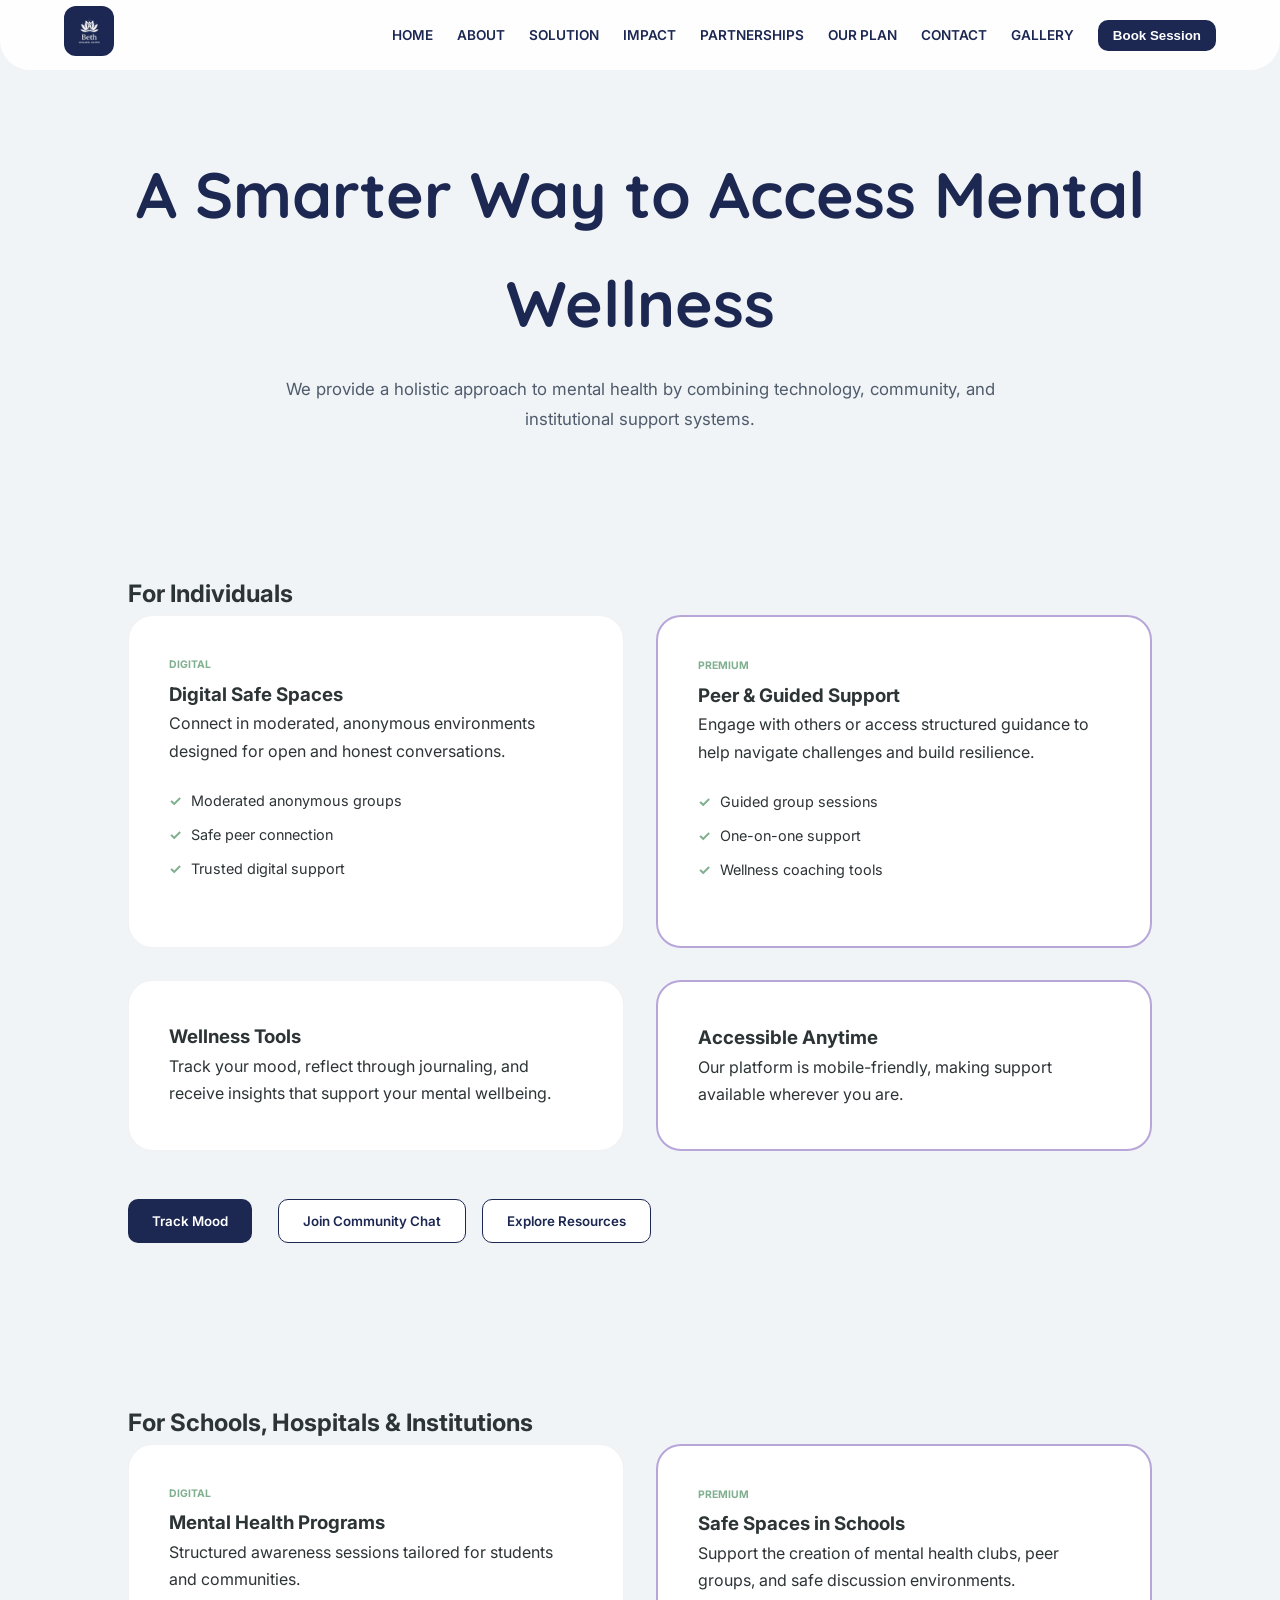
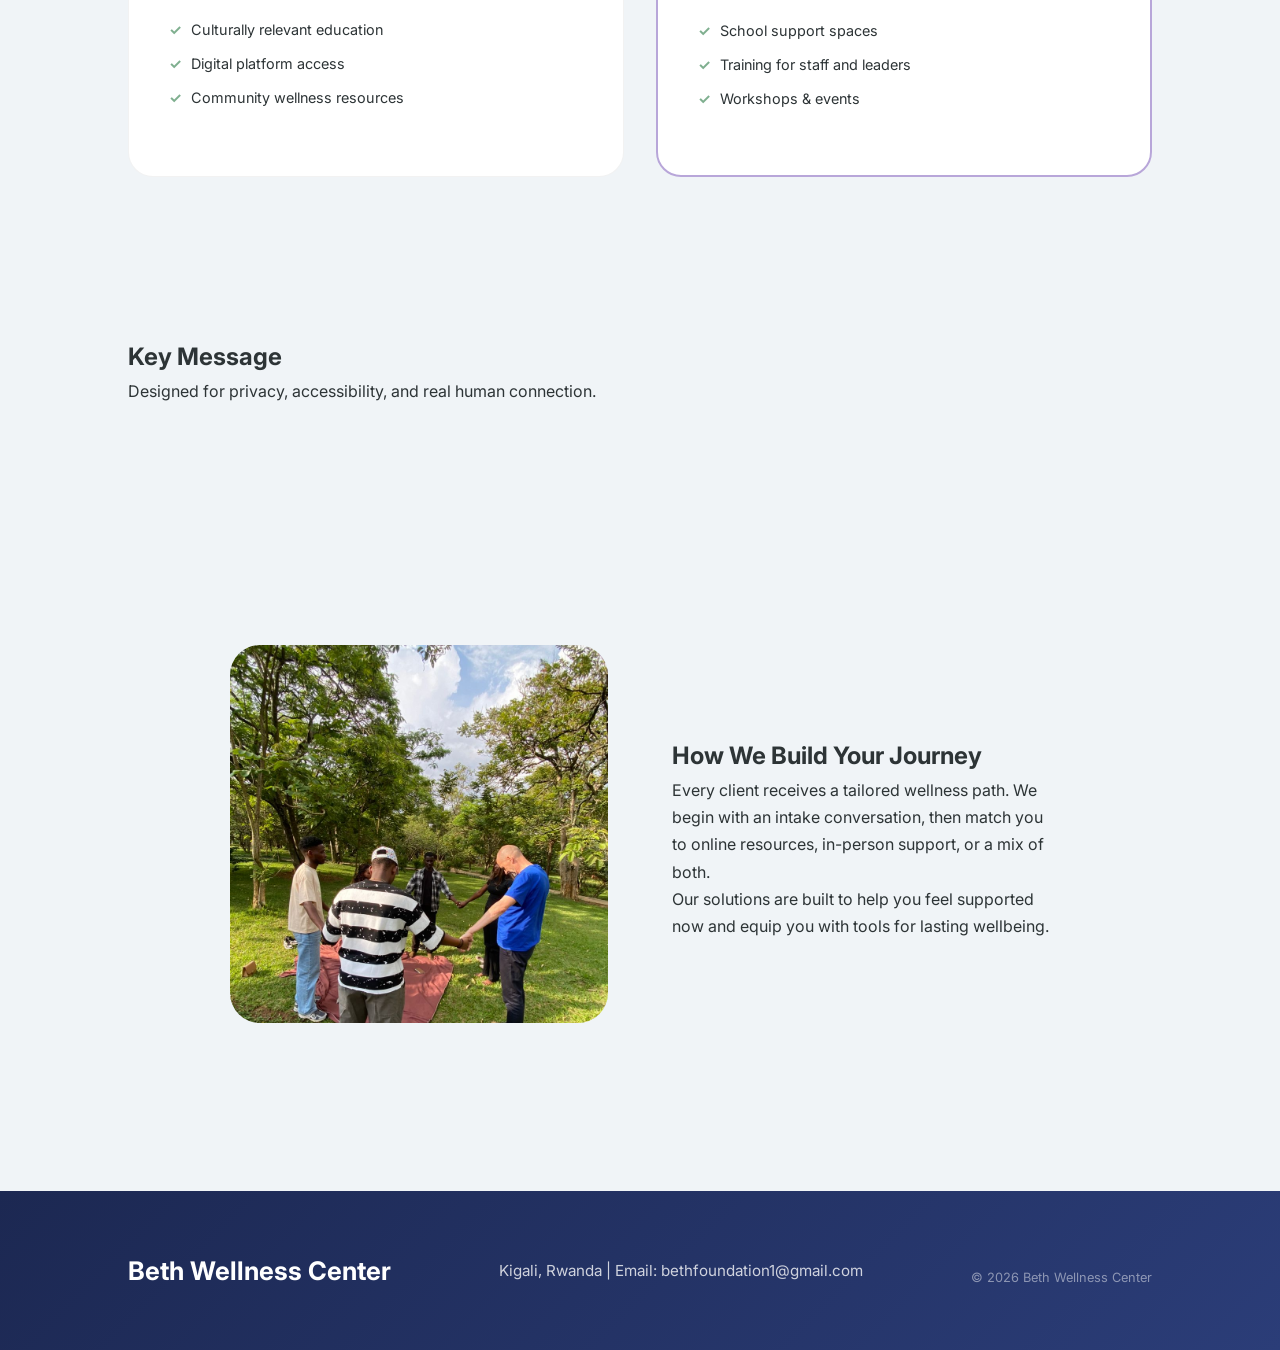
<file: solutions.html>
<!DOCTYPE html>
<html lang="en">
<head>
    <meta charset="UTF-8" />
    <meta name="viewport" content="width=device-width, initial-scale=1.0" />
    <title>Solutions | Beth Wellness Center</title>
    <link rel="preconnect" href="https://fonts.googleapis.com">
    <link rel="preconnect" href="https://fonts.gstatic.com" crossorigin>
    <link href="https://fonts.googleapis.com/css2?family=Inter:wght@400;500;700&family=Quicksand:wght@500;700&display=swap" rel="stylesheet">
    <link rel="stylesheet" href="styles.css" />
</head>
<body>
<header>
    <nav class="navbar">
        <a href="index.html" class="logo"><img src="media/logo.png" alt="Logo" /></a>
        <div id="menu-toggle" class="menu-icon"><span></span><span></span><span></span></div>
        <ul class="nav-links" id="navLinks">
            <li><a href="index.html">Home</a></li>
            <li><a href="about.html">About</a></li>
            <li><a href="solutions.html">Solution</a></li>
            <li><a href="impact.html">Impact</a></li>
            <li><a href="partnerships.html">Partnerships</a></li>
            <li><a href="pricing.html">Our Plan</a></li>
            <li><a href="contact.html">Contact</a></li>
            <li><a href="gallery.html">Gallery</a></li>
            <li><button onclick="openBooking()" class="btn-nav">Book Session</button></li>
        </ul>
    </nav>
</header>
<main>
    <section class="page-hero">
        <h1>A Smarter Way to Access Mental Wellness</h1>
        <p>We provide a holistic approach to mental health by combining technology, community, and institutional support systems.</p>
    </section>

    <section class="page-section">
        <h2>For Individuals</h2>
        <div class="page-grid">
            <div class="service-card">
                <span class="plan-label">Digital</span>
                <h3>Digital Safe Spaces</h3>
                <p>Connect in moderated, anonymous environments designed for open and honest conversations.</p>
                <ul class="feature-list">
                    <li class="tick">Moderated anonymous groups</li>
                    <li class="tick">Safe peer connection</li>
                    <li class="tick">Trusted digital support</li>
                </ul>
            </div>
            <div class="service-card premium">
                <span class="plan-label">Premium</span>
                <h3>Peer & Guided Support</h3>
                <p>Engage with others or access structured guidance to help navigate challenges and build resilience.</p>
                <ul class="feature-list">
                    <li class="tick">Guided group sessions</li>
                    <li class="tick">One-on-one support</li>
                    <li class="tick">Wellness coaching tools</li>
                </ul>
            </div>
        </div>
        <div class="page-grid" style="margin-top:2rem;">
            <div class="service-card">
                <h3>Wellness Tools</h3>
                <p>Track your mood, reflect through journaling, and receive insights that support your mental wellbeing.</p>
            </div>
            <div class="service-card premium">
                <h3>Accessible Anytime</h3>
                <p>Our platform is mobile-friendly, making support available wherever you are.</p>
            </div>
        </div>
        <div class="button-row" style="margin-top:1.75rem; display:flex; gap:1rem; flex-wrap:wrap;">
            <button class="btn btn-primary">Track Mood</button>
            <button class="btn btn-secondary">Join Community Chat</button>
            <button class="btn btn-secondary">Explore Resources</button>
        </div>
    </section>

    <section class="page-section">
        <h2>For Schools, Hospitals & Institutions</h2>
        <div class="page-grid">
            <div class="service-card">
                <span class="plan-label">Digital</span>
                <h3>Mental Health Programs</h3>
                <p>Structured awareness sessions tailored for students and communities.</p>
                <ul class="feature-list">
                    <li class="tick">Culturally relevant education</li>
                    <li class="tick">Digital platform access</li>
                    <li class="tick">Community wellness resources</li>
                </ul>
            </div>
            <div class="service-card premium">
                <span class="plan-label">Premium</span>
                <h3>Safe Spaces in Schools</h3>
                <p>Support the creation of mental health clubs, peer groups, and safe discussion environments.</p>
                <ul class="feature-list">
                    <li class="tick">School support spaces</li>
                    <li class="tick">Training for staff and leaders</li>
                    <li class="tick">Workshops & events</li>
                </ul>
            </div>
        </div>
    </section>

    <section class="page-section">
        <h2>Key Message</h2>
        <p>Designed for privacy, accessibility, and real human connection.</p>
    </section>

    <section class="page-section">
        <div class="side-by-side-container reverse">
            <div class="text-content">
                <h2>How We Build Your Journey</h2>
                <p>Every client receives a tailored wellness path. We begin with an intake conversation, then match you to online resources, in-person support, or a mix of both.</p>
                <p>Our solutions are built to help you feel supported now and equip you with tools for lasting wellbeing.</p>
            </div>
            <div class="image-content">
                <img src="media/circle-holdinghands3.jpg" alt="Community Gathering" class="standard-img">
            </div>
        </div>
    </section>
</main>

<div id="bookingChoiceModal" class="modal">
    <div class="modal-content">
        <span class="close" onclick="closeBooking()">&times;</span>
        <h2>Book Support</h2>
        <p>Choose whether you're booking as an individual or registering an institution.</p>
        <div class="button-row" style="display:flex;gap:1rem;flex-wrap:wrap;margin-top:1.5rem;">
            <button class="btn btn-primary" onclick="openIndividualBooking()">Book as Individual</button>
            <button class="btn btn-secondary" onclick="openRegister()">Register an Institution</button>
        </div>
    </div>
</div>

<div id="bookingModal" class="modal">
    <div class="modal-content">
        <span class="close" onclick="closeBooking()">&times;</span>
        <h2>Reserve Your Session</h2>
        <form id="bookingForm" class="booking-form" action="https://formspree.io/f/xgoprbdl" method="post">
            <label>Full Name</label>
            <input type="text" name="Name" placeholder="Your Name" required>
            <label>Session Setting</label>
            <select name="Type" id="locationType" onchange="updateServiceOptions()" required>
                <option value="" disabled selected>Select Setting</option>
                <option value="Digital">Digital (Online)</option>
                <option value="Physical">Physical (In-Person)</option>
            </select>
            <label>Select Service</label>
            <select name="Service" id="servType" required>
                <option value="" disabled selected>Select a setting first</option>
            </select>
            <div class="form-row">
                <div class="form-group"><label>Day</label><input type="date" name="Date" required></div>
                <div class="form-group"><label>Time</label><input type="time" name="Time" required></div>
            </div>
            <button type="submit" class="btn btn-primary" style="width:100%; margin-top:10px;">Book & Notify Beth</button>
        </form>
    </div>
</div>

<div id="registerModal" class="modal">
    <div class="modal-content">
        <span class="close" onclick="closeRegister()">&times;</span>
        <h2>Register Your Institution</h2>
        <form id="registerForm" class="booking-form" action="https://formspree.io/f/xgoprbdl" method="post">
            <label>Institution Name</label>
            <input type="text" name="Institution" placeholder="Institution Name" required>
            <label>Contact Person</label>
            <input type="text" name="Contact" placeholder="Your Name" required>
            <label>Email</label>
            <input type="email" name="Email" placeholder="Email Address" required>
            <label>Phone</label>
            <input type="tel" name="Phone" placeholder="Phone Number" required>
            <label>Institution Type</label>
            <select name="InstitutionType" required>
                <option value="" disabled selected>Select Type</option>
                <option value="School">School</option>
                <option value="Workplace">Workplace</option>
                <option value="Community Organization">Community Organization</option>
                <option value="Other">Other</option>
            </select>
            <label>Message</label>
            <textarea name="Message" rows="4" placeholder="Tell us about your institution and needs"></textarea>
            <button type="submit" class="btn btn-primary" style="width:100%; margin-top:10px;">Submit Registration</button>
        </form>
    </div>
</div>

<footer>
    <div class="container">
        <h2>Beth Wellness Center</h2>
        <p>Kigali, Rwanda | Email: bethfoundation1@gmail.com</p>
        <p style="margin-top:20px; opacity:0.6; font-size:0.8rem;">© 2026 Beth Wellness Center</p>
    </div>
</footer>

<script src="script.js"></script>    <script src="//code.tidio.co/zudrlunr48quyktf2ktafk9gp33xfilr.js" async></script></body>
</html>
</file>
<file: styles.css>
* {
    margin: 0;
    padding: 0;
    box-sizing: border-box;
}

html {
    scroll-behavior: smooth;
}

body {
    font-family: 'Inter', sans-serif;
    background: #F0F4F7;
    color: #2D3436;
    line-height: 1.7;
    overflow-x: hidden;
}

:root {
    --primary: #1C2852;
    --accent: #7FAF8F;
    --white: #fff;
    --premium: #B8A6D9;
    --wrong: #e74c3c;
    --transition: all .4s ease;
}

header .navbar {
    display: flex;
    justify-content: space-between;
    align-items: center;
    padding: .5rem 5%;
    background: rgba(255, 255, 255, .9);
    backdrop-filter: blur(15px);
    position: fixed;
    width: 100%;
    z-index: 1000;
    border-radius: 0 0 30px 30px;
    height: 70px;
}

.logo img {
    height: 50px;
    border-radius: 12px;
    object-fit: cover;
}

.menu-icon {
    display: none;
    flex-direction: column;
    gap: 5px;
    cursor: pointer;
}

.menu-icon span {
    width: 25px;
    height: 3px;
    background: var(--primary);
    border-radius: 2px;
}

.nav-links {
    display: flex;
    gap: 1.5rem;
    list-style: none;
    align-items: center;
}

.nav-links a {
    text-decoration: none;
    color: var(--primary);
    font-weight: 600;
    font-size: .85rem;
    text-transform: uppercase;
}

.btn-nav {
    background: var(--primary);
    color: #fff;
    padding: 8px 15px;
    border-radius: 10px;
    font-weight: 600;
    border: none;
    cursor: pointer;
}

.hero {
    padding: 140px 10% 80px;
    display: grid;
    grid-template-columns: 1fr 1fr;
    align-items: center;
    gap: 3rem;
    min-height: 85vh;
}

.hero-bg,
.standard-img {
    width: 100%;
    aspect-ratio: 1 / 1;
    object-fit: cover;
    border-radius: 30px;
}

.standard-img {
    object-position: 50% 0;
}

.hero-content h1 {
    font-family: 'Quicksand', sans-serif;
    font-size: clamp(2rem, 5vw, 3.5rem);
    color: var(--primary);
    margin-bottom: 1rem;
}

.tagline {
    font-size: 1.2rem;
    color: var(--accent);
    font-weight: 700;
    margin-bottom: 1rem;
}

.hero-buttons {
        margin-top: 2.5rem;
    }

    .home-intro {
        padding: 60px 10%;
        background: #fff;
    }

.home-intro h2 {
    font-size: clamp(2rem, 4vw, 2.8rem);
    color: var(--primary);
    margin-bottom: 1rem;
}

.home-intro p {
    max-width: 760px;
    margin: 0 auto;
    color: #4f5b6b;
    line-height: 1.8;
    font-size: 1.05rem;
}

.homepage-preview {
        padding: 80px 10%;
        background: #fff;
    }

    .homepage-preview .text-content {
        max-width: 560px;
    }
.homepage-preview.homepage-preview--full .text-content {
    max-width: none;
    width: 100%;
}

.homepage-preview .standard-img {
    box-shadow: 0 20px 40px rgba(13, 35, 73, 0.08);
}

.preview-section {
    padding: 60px 10%;
    background: #f8fbff;
}

.preview-section h2 {
    text-align: center;
    color: var(--primary);
    font-size: clamp(2rem, 4vw, 3rem);
    margin-bottom: 0.5rem;
}

.preview-intro {
    text-align: center;
    max-width: 760px;
    margin: 0 auto 2rem;
    color: #4f5b6b;
}

.preview-grid {
    display: grid;
    grid-template-columns: repeat(auto-fit, minmax(180px, 1fr));
    gap: 1rem;
}

.preview-card {
    background: #fff;
    padding: 1.75rem;
    border-radius: 24px;
    box-shadow: 0 20px 40px rgba(13, 35, 73, 0.08);
    display: flex;
    flex-direction: column;
    justify-content: space-between;
}

.preview-card h3 {
    margin-bottom: 0.75rem;
    color: var(--primary);
}

.preview-card p {
    color: #5a6474;
    margin-bottom: 1.5rem;
    line-height: 1.7;
}

.preview-card .btn {
    align-self: flex-start;
}

.btn {
    margin-top: 1.3rem;
    padding: .8rem 1.5rem;
    border-radius: 10px;
    text-decoration: none;
    font-weight: 600;
    display: inline-block;
    cursor: pointer;
    border: none;
    font-family: inherit;
}

.btn-primary {
    background: var(--primary);
    color: #fff;
    margin-right: 10px;
}

.btn-secondary {
    background: var(--white);
    color: var(--primary);
    border: 1px solid var(--primary);
}

.side-by-side-container {
    display: flex;
    align-items: center;
    gap: 4rem;
    flex-wrap: wrap;
    padding: 80px 10%;
}

.side-by-side-container.reverse {
    flex-direction: row-reverse;
}

.text-content,
.image-content {
    flex: 1;
    min-width: 320px;
}

.founder-quote {
    margin-top: 1rem;
    font-style: italic;
    color: #4f5b6b;
    line-height: 1.75;
    border-left: 4px solid rgba(39, 110, 194, 0.4);
    padding-left: 1rem;
}

.mood-section {
    background: #e9f1f3;
    display: flex;
    justify-content: center;
    padding: 80px 10%;
}

.mood-card {
    background: var(--white);
    padding: 2.5rem;
    border-radius: 30px;
    text-align: center;
    box-shadow: 0 10px 30px rgba(0, 0, 0, .05);
    max-width: 500px;
}

.mood-options {
    display: flex;
    gap: 10px;
    justify-content: center;
    margin-top: 1.5rem;
    flex-wrap: wrap;
}

.mood-options button {
    padding: .6rem 1.2rem;
    border: 1px solid var(--premium);
    background: transparent;
    border-radius: 10px;
    cursor: pointer;
}

.mood-response {
    margin-top: 2rem;
    font-weight: 500;
    color: var(--primary);
}

#services {
    padding: 80px 10%;
}

.services-grid {
    display: grid;
    grid-template-columns: repeat(auto-fit, minmax(280px, 1fr));
    gap: 2rem;
}

.service-card {
    background: var(--white);
    padding: 2.5rem;
    border-radius: 25px;
    position: relative;
    border: 1px solid rgba(0, 0, 0, 0.05);
}

.service-card.premium {
    border: 2px solid var(--premium);
}

.popular-badge {
    position: absolute;
    top: -12px;
    left: 50%;
    transform: translateX(-50%);
    background: var(--premium);
    color: #fff;
    padding: 4px 12px;
    border-radius: 10px;
    font-size: .65rem;
    font-weight: 700;
}

.plan-label {
    font-size: .65rem;
    font-weight: 700;
    color: var(--accent);
    display: block;
    text-transform: uppercase;
    margin-bottom: 5px;
}

.price-tag {
    background: var(--accent);
    color: #fff;
    padding: 4px 12px;
    border-radius: 8px;
    font-size: .75rem;
    position: absolute;
    top: 15px;
    right: 15px;
}

.feature-list {
    list-style: none;
    margin: 1.5rem 0;
    text-align: left;
}

.feature-list li {
    margin-bottom: .6rem;
    padding-left: 22px;
    position: relative;
    font-size: .9rem;
}

.feature-list li.tick::before {
    content: '✓';
    position: absolute;
    left: 0;
    color: var(--accent);
    font-weight: 700;
}

.feature-list li.wrong::before {
    content: '✕';
    position: absolute;
    left: 0;
    color: var(--wrong);
}

.feature-list li.wrong {
    color: #aaa;
    text-decoration: line-through;
}

.service-link {
    background: none;
    border: none;
    cursor: pointer;
    font-weight: 700;
    color: var(--primary);
    font-size: 1rem;
}

.approach-grid {
    display: grid;
    grid-template-columns: 1fr 1fr;
    gap: 20px;
    margin-top: 25px;
}

.mv-box {
    background: rgba(28, 40, 82, 0.05);
    padding: 15px;
    border-radius: 15px;
}

.mv-box h4 {
    color: var(--primary);
    margin-bottom: 5px;
}

.modal {
    display: none;
    position: fixed;
    z-index: 3000;
    left: 0;
    top: 0;
    width: 100%;
    height: 100%;
    background: rgba(0, 0, 0, 0.5);
    backdrop-filter: blur(5px);
}

.modal-content {
    background: #fff;
    margin: 5% auto;
    padding: 30px;
    border-radius: 25px;
    width: 90%;
    max-width: 450px;
    position: relative;
    max-height: calc(100vh - 80px);
    overflow-y: auto;
}

.close {
    position: absolute;
    right: 20px;
    top: 15px;
    font-size: 28px;
    cursor: pointer;
}

.booking-form {
    display: flex;
    flex-direction: column;
    gap: 15px;
    margin-top: 15px;
    text-align: left;
}

.booking-form input,
    .booking-form select,
    .booking-form textarea {
        padding: 12px;
        border-radius: 10px;
        border: 1px solid #ddd;
        font-family: inherit;
    }

    .booking-form textarea {
        resize: vertical;
    }

    .page-hero {
        padding: 140px 10% 60px;
        text-align: center;
    }

    .page-hero h1 {
        font-family: 'Quicksand', sans-serif;
        font-size: clamp(2.5rem, 6vw, 4rem);
        color: var(--primary);
        margin-bottom: 1rem;
    }

    .page-hero p {
        color: #4f5b6b;
        font-size: 1.05rem;
        max-width: 760px;
        margin: 0 auto;
        line-height: 1.8;
    }

    .page-section {
        padding: 80px 10%;
    }

    .page-grid {
        display: grid;
        gap: 2rem;
        grid-template-columns: repeat(auto-fit, minmax(240px, 1fr));
    }

    .gallery-grid {
        display: grid;
        gap: 1rem;
        grid-template-columns: repeat(auto-fit, minmax(220px, 1fr));
    }

    .gallery-grid img {
        width: 100%;
        border-radius: 20px;
        object-fit: cover;
        aspect-ratio: 4 / 3;
    }

    .contact-card {
        background: #fff;
        padding: 2rem;
        border-radius: 25px;
        border: 1px solid rgba(0, 0, 0, 0.05);
        box-shadow: 0 20px 40px rgba(0, 0, 0, 0.05);
    }

    .contact-card h2 {
        margin-bottom: 1rem;
    }

    .contact-section {
        padding-top: 40px;
    }

    .contact-grid {
        display: grid;
        gap: 2rem;
        grid-template-columns: repeat(auto-fit, minmax(320px, 1fr));
        align-items: start;
    }

    .contact-item {
        display: flex;
        align-items: center;
        gap: 1rem;
        margin-bottom: 1rem;
        color: #3f4f63;
        font-weight: 500;
    }

    .contact-icon {
        display: inline-flex;
        align-items: center;
        justify-content: center;
        width: 40px;
        height: 40px;
        border-radius: 50%;
        background: rgba(39, 110, 194, 0.08);
        color: var(--primary);
        font-size: 1.1rem;
    }

    .contact-item a {
        color: inherit;
        text-decoration: none;
    }

    .card-group {
        display: flex;
        gap: 2rem;
        flex-wrap: wrap;
        margin-top: 1rem;
    }

    .info-card {
        flex: 1 1 320px;
        min-width: 280px;
        background: #fff;
        padding: 2rem;
        border-radius: 25px;
        border: 1px solid rgba(0, 0, 0, 0.05);
        box-shadow: 0 20px 40px rgba(0, 0, 0, 0.05);
    }

    .info-card h2 {
        margin-bottom: 1rem;
    }

    .service-grid {
        display: grid;
        gap: 1.5rem;
        grid-template-columns: repeat(auto-fit, minmax(240px, 1fr));
    }

    .form-row {
        display: flex;
        gap: 10px;
    }

    .form-group {
        flex: 1;
    }

    footer {
        background: linear-gradient(135deg, #1C2852 0%, #2B3D78 100%);
        padding: 3.5rem 10%;
        color: #fff;
    }

    footer .container {
        display: flex;
        justify-content: space-between;
        align-items: center;
        gap: 1rem;
        flex-wrap: wrap;
        max-width: 1200px;
        margin: 0 auto;
    }

    footer h2 {
        margin: 0;
        font-size: 1.6rem;
    }

    footer p {
        margin: 0.35rem 0;
        color: rgba(255, 255, 255, 0.78);
        font-size: 0.95rem;
    }

    footer a {
        color: #fff;
        text-decoration: underline;
    }

@media (max-width: 768px) {
    .hero,
    .side-by-side-container {
        grid-template-columns: 1fr;
        text-align: center;
        padding: 60px 5%;
    }

    .image-content {
        order: -1;
    }

    .menu-icon {
        display: flex;
    }

    .nav-links {
        display: none;
        position: absolute;
        top: 70px;
        left: 0;
        width: 100%;
        background: #fff;
        flex-direction: column;
        padding: 2rem;
    }

    .nav-links.active {
        display: flex;
    }

    .approach-grid {
        grid-template-columns: 1fr;
    }
}
</file>
